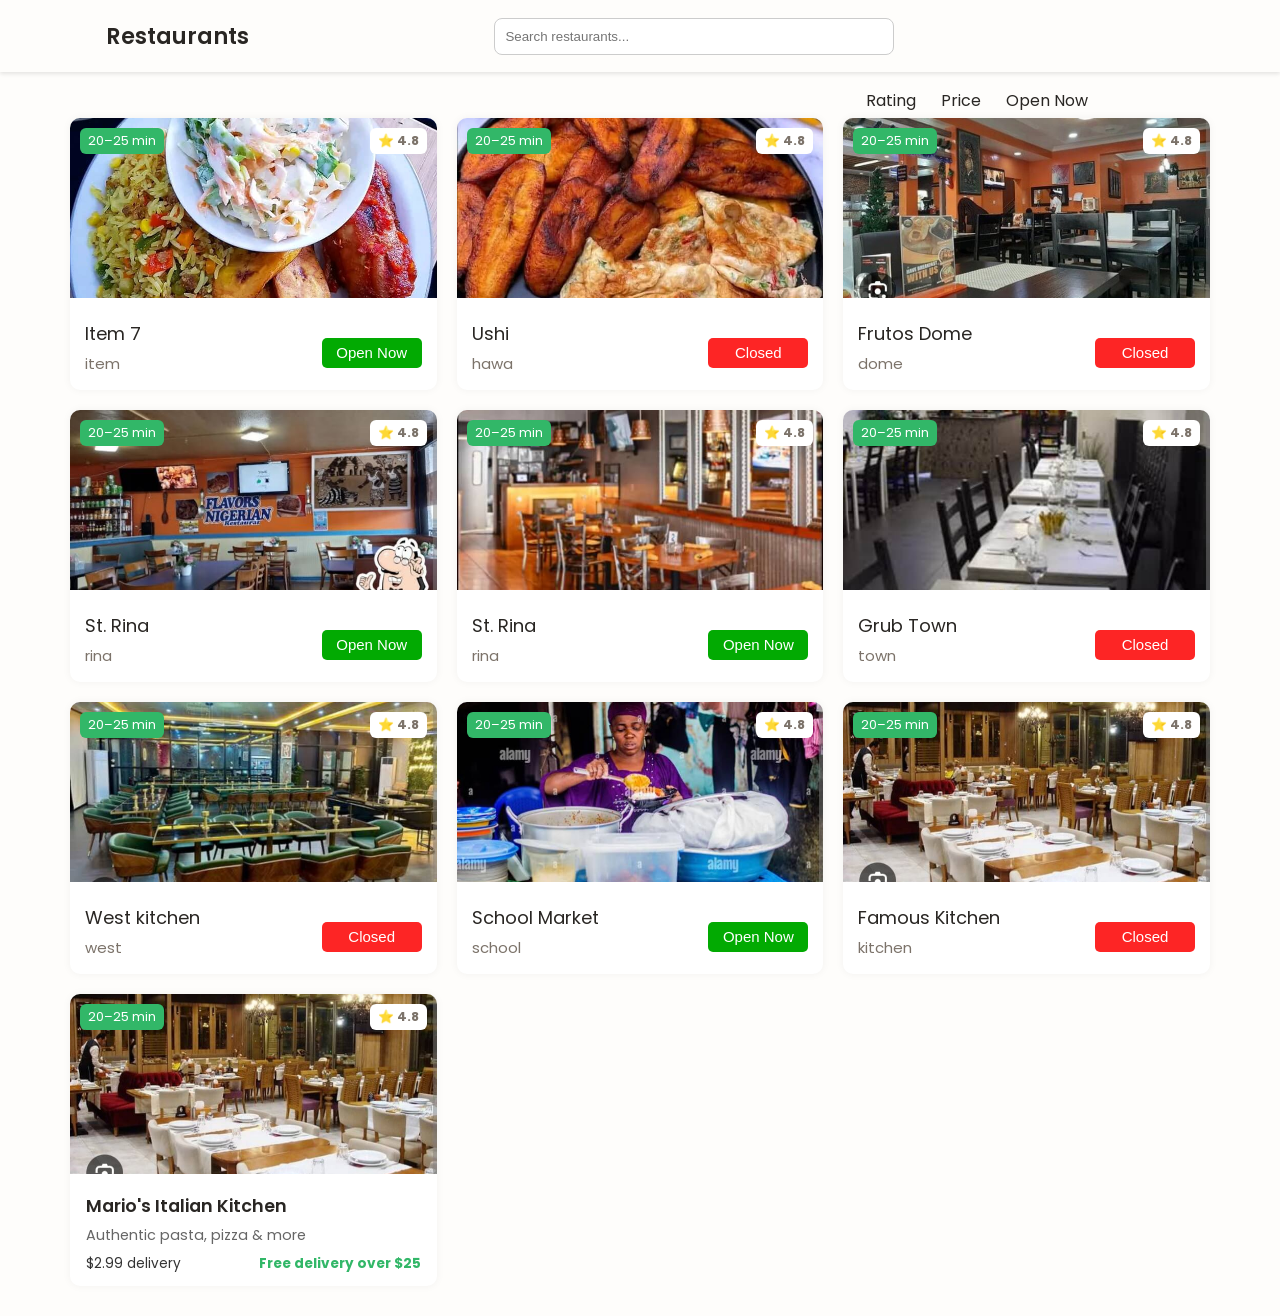
<file: Resturant.html>
<!DOCTYPE html>
<html lang="en">
<head>
    <meta charset="UTF-8">
    <meta name="viewport" content="width=device-width, initial-scale=1.0">
    <!-- =========================== UNICONS ================== -->
    <link rel="stylesheet" href="https://unicons.iconscout.com/release/v4.0.0/css/line.css">

    <!-- =========================== CSS ========================== -->
    <link rel="stylesheet" href="css/resturant.css">

    <title>Food - Partners</title>
</head>
<body>
    <header class="header">
        <nav class="nav">
            <h1>Restaurants</h1>
            <!-- <h1>Find Your Favorite Restaurant</h1> -->
            <input type="text" placeholder="Search restaurants..." class="search-bar">
        </nav>
    </header>

    <main class="main">
        <section class="restaurant-meta">
            <span class="meta-rating">Rating</span>
            <span class="meta-price">Price</span>
            <span class="meta-status open">Open Now</span>
        </section>

        <section class="restaurant-grid">
            <!-- ======= restaurant-card 1 =========== -->
            <div class="restaurant-card">
                <div class="image-container">
                    <img src="image/heros/hero_15.jpg" alt="Restaurant" class="restaurant-image">
                    <span class="delivery-time">20–25 min</span>
                    <span class="rating"><span>⭐</span> 4.8</span>
                </div>
                <div class="restaurant-info">
                    <div>
                        <h2 class="restaurant-name"> Item 7</h2>
                        <p class="restaurant-type">item</p>
                    </div>
                    
                    <div>
                        <a href="Products.html">
                            <button class="restaurant-status open">Open Now</button>
                        </a>
                    </div>
                </div>
            </div>

            <!-- ======= restaurant-card 2 =========== -->
            <div class="restaurant-card">
                <div class="image-container">
                    <img src="image/heros/hero_14.jpg" alt="Restaurant" class="restaurant-image">
                    <span class="delivery-time">20–25 min</span>
                    <span class="rating"><span>⭐</span> 4.8</span>
                </div>
                <div class="restaurant-info">
                    <div class="food-spot">
                        <h2 class="restaurant-name">Ushi</h2>
                        <p class="restaurant-type">hawa</p>
                    </div>

                    <div class="rating-stars">
                        <!-- <div class="restaurant-rating">⭐ 4.5</div> -->
                        <a href="#">
                            <button class="restaurant-status closed">Closed</button>
                        </a>
                    </div>
                </div>
            </div>

            <!-- ======= restaurant-card 3 =========== -->
            <div class="restaurant-card">
                <div class="image-container">
                    <img src="image/resturants/Resturant_img 1.jpg" alt="Restaurant" class="restaurant-image">
                    <span class="delivery-time">20–25 min</span>
                    <span class="rating"><span>⭐</span> 4.8</span>
                </div>
                <div class="restaurant-info">
                    <div>
                        <h2 class="restaurant-name"> Frutos Dome</h2>
                        <p class="restaurant-type">dome</p>
                    </div>
                    
                    <div>
                        <a href="#">
                            <button class="restaurant-status closed">Closed</button>
                        </a>
                    </div>
                </div>
            </div>

            <!-- ======= restaurant-card 4 =========== -->
            <div class="restaurant-card">
                <div class="image-container">
                    <img src="image/resturants/Resturant_img 2.jpg" alt="Restaurant" class="restaurant-image">
                    <span class="delivery-time">20–25 min</span>
                    <span class="rating"><span>⭐</span> 4.8</span>
                </div>
                <div class="restaurant-info">
                    <div>
                        <h2 class="restaurant-name">St. Rina</h2>
                        <p class="restaurant-type">rina</p>
                    </div>
                    
                    <div>
                        <a href="Products.html">
                            <button class="restaurant-status open">Open Now</button>
                        </a>
                    </div>
                </div>
            </div>

            <!-- ======= restaurant-card 5 =========== -->
            <div class="restaurant-card">
                <div class="image-container">
                    <img src="image/resturants/Resturant_img 3.jpg" alt="Restaurant" class="restaurant-image">
                    <span class="delivery-time">20–25 min</span>
                    <span class="rating"><span>⭐</span> 4.8</span>
                </div>
                <div class="restaurant-info">
                    <div>
                        <h2 class="restaurant-name">St. Rina</h2>
                        <p class="restaurant-type">rina</p>
                    </div>
                    
                    <div>
                        <a href="Products.html">
                            <button class="restaurant-status open">Open Now</button>
                        </a>
                    </div>
                </div>
            </div>

            <!-- ======= restaurant-card 6 =========== -->
            <div class="restaurant-card">
                <div class="image-container">
                    <img src="image/resturants/Resturant_img 4.jpg" alt="Restaurant" class="restaurant-image">
                    <span class="delivery-time">20–25 min</span>
                    <span class="rating"><span>⭐</span> 4.8</span>
                </div>
                <div class="restaurant-info">
                    <div class="food-spot">
                        <h2 class="restaurant-name">Grub Town</h2>
                        <p class="restaurant-type">town</p>
                    </div>

                    <div class="rating-stars">
                        <a href="#">
                            <button class="restaurant-status closed">Closed</button>
                        </a>
                    </div>
                </div>
            </div>

            <!-- ======= restaurant-card 7 =========== -->
            <div class="restaurant-card">
                <div class="image-container">
                    <img src="image/resturants/Resturant_img 5.jpg" alt="Restaurant" class="restaurant-image">
                    <span class="delivery-time">20–25 min</span>
                    <span class="rating"><span>⭐</span> 4.8</span>
                </div>
                <div class="restaurant-info">
                    <div>
                        <h2 class="restaurant-name"> West kitchen </h2>
                        <p class="restaurant-type">west</p>
                    </div>
                    
                    <div>
                        <a href="#">
                            <button class="restaurant-status closed">Closed</button>
                        </a>
                    </div>
                </div>
            </div>

            <!-- ======= restaurant-card 8 =========== -->
            <div class="restaurant-card">
                <div class="image-container">
                    <img src="image/resturants/Resturant_img 6.jpg" alt="Restaurant" class="restaurant-image">
                    <span class="delivery-time">20–25 min</span>
                    <span class="rating"><span>⭐</span> 4.8</span>
                </div>
                <div class="restaurant-info">
                    <div>
                        <h2 class="restaurant-name">School Market</h2>
                        <p class="restaurant-type">school</p>
                    </div>
                    
                    <div>
                        <a href="Products.html">
                            <button class="restaurant-status open">Open Now</button>
                        </a>
                    </div>
                </div>
            </div>

            <!-- ======= restaurant-card 9 =========== -->
            <div class="restaurant-card">
                <div class="image-container">
                    <img src="image/resturants/Resturant_img 7.jpg" alt="Restaurant" class="restaurant-image">
                    <span class="delivery-time">20–25 min</span>
                    <span class="rating"><span>⭐</span> 4.8</span>
                </div>
                <div class="restaurant-info">
                    <div>
                        <h2 class="restaurant-name">Famous Kitchen</h2>
                        <p class="restaurant-type">kitchen</p>
                    </div>
                    
                    <div>
                        <a href="#">
                            <button class="restaurant-status closed">Closed</button>
                        </a>
                    </div>
                </div>
            </div>

            <!-- ======= restaurant-card 10 =========== -->
            <div class="restaurant-card">
                <div class="image-container">
                    <img src="image/resturants/Resturant_img 7.jpg" alt="Restaurant">
                    <span class="delivery-time">20–25 min</span>
                    <span class="rating"><span>⭐</span> 4.8</span>
                </div>
                <div class="restaurant-details">
                    <h3>Mario's Italian Kitchen</h3>
                    <p class="description">Authentic pasta, pizza & more</p>
                    <div class="delivery-info">
                        <span class="fee">$2.99 delivery</span>
                        <span class="free">Free delivery over $25</span>
                    </div>
                </div>
            </div>


        
        </section>
    </main>
</body>
</html>
</file>
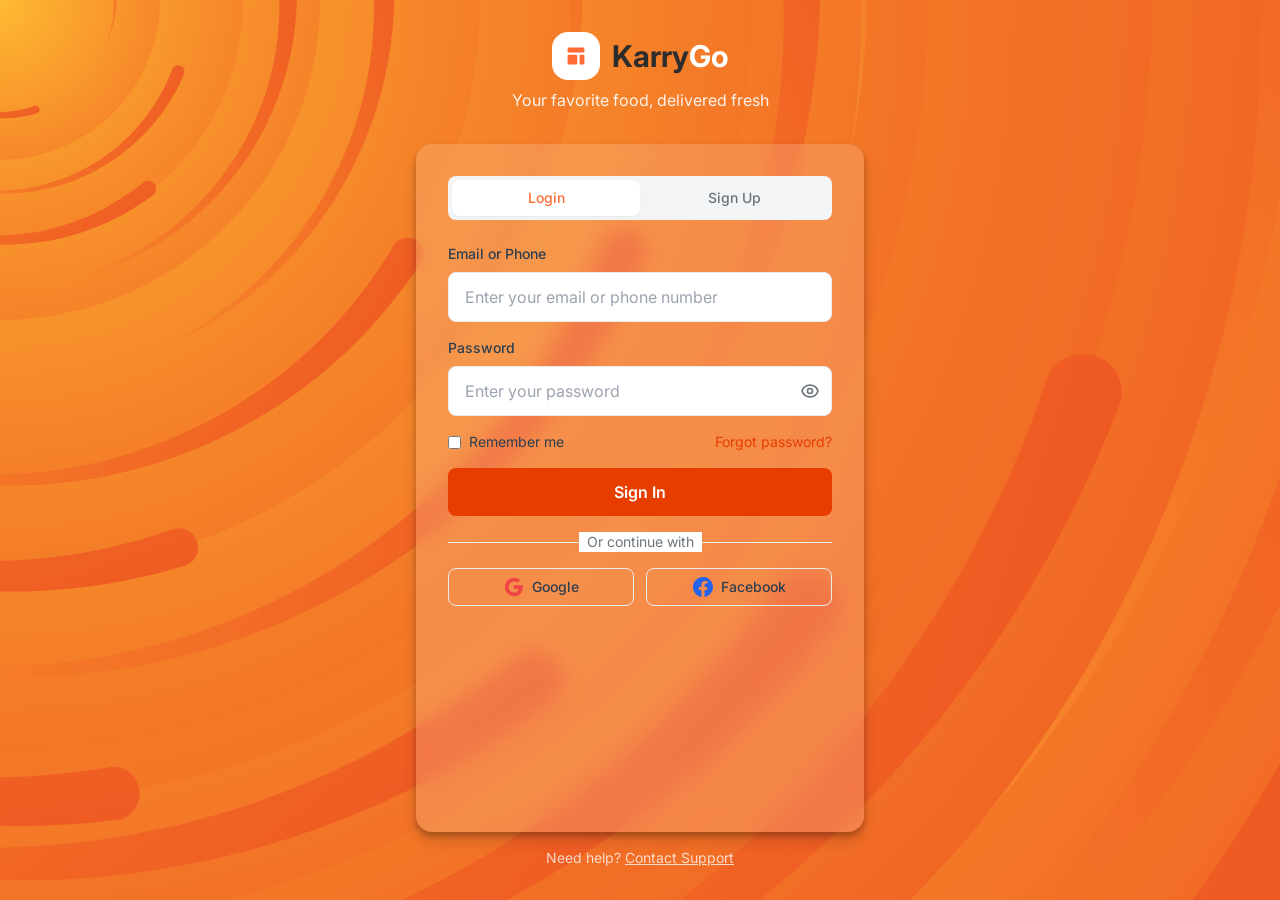
<file: pages/user_authentication_portal.html>
<!DOCTYPE html>
<html lang="en">
<head>
    <meta charset="UTF-8" />
    <meta name="viewport" content="width=device-width, initial-scale=1.0" />
    <title>Login & Signup - KarryGo</title>
    <!-- =========================== CSS ========================== -->
    <link rel="stylesheet" href="../css/main.css" />
    <!-- <link rel="stylesheet" href="../css/merged-styles.css" /> -->
    
<script type="module" src="https://static.rocket.new/rocket-web.js?_cfg=https%3A%2F%2Ffoodhub6417back.builtwithrocket.new&_v=0.1.2"></script>
</head>
<!-- <body id="body" class="min-h-screen gradient-bg flex items-center justify-center p-4"> -->
<body id="body" class="h-screen overflow-hidden">
<!-- <body id="body" class="min-h-screen gradient-bg overflow-x-hidden"> -->

    <!-- ============ Main Container ========= -->
    <!-- <div class="w-full max-w-md"> -->
    <div class="w-full max-w-md mx-auto h-full flex flex-col">
        <!-- ========== KarryGo Branding ============ -->
        <div class="text-center mb-8 mt-8 lg:mt-16">
            <!-- Row: Icon + Logo -->
            <div class="flex items-center justify-center gap-3 mb-2">
                <!-- Icon inside white box -->
                <div class="w-12 h-12 bg-white rounded-2xl shadow-md flex items-center justify-center">
                <svg class="w-6 h-6 text-primary" fill="currentColor" viewBox="0 0 20 20">
                    <path d="M3 4a1 1 0 011-1h12a1 1 0 011 1v2a1 1 0 01-1 1H4a1 1 0 01-1-1V4zM3 10a1 1 0 011-1h6a1 1 0 011 1v6a1 1 0 01-1 1H4a1 1 0 01-1-1v-6zM14 9a1 1 0 00-1 1v6a1 1 0 001 1h2a1 1 0 001-1v-6a1 1 0 00-1-1h-2z"/>
                </svg>
                </div>

                <!-- Logo Text -->
                <h1 class="logo text-3xl font-bold text-white m-0">
                Karry<span class="text-white">Go</span>
                </h1>
            </div>

            <!-- Subtitle -->
            <p class="text-white opacity-90">Your favorite food, delivered fresh</p>
        </div>


        <!-- ============= Authentication Card  =========-->
        <!-- <div class="form-box glass-effect rounded-2xl shadow-elevation-high p-8"> -->
        <div class="form-box glass-effect rounded-2xl shadow-elevation-high p-8 flex-1 overflow-y-auto">

            <!-- ========= Tab Navigation ============= -->
            <div class="flex mb-6 bg-gray-100 rounded-lg p-1">
                <button id="loginTab" class="flex-1 py-2 px-4 rounded-lg text-sm font-medium transition bg-white text-primary shadow-sm">Login</button>
                <button id="signupTab" class="flex-1 py-2 px-4 rounded-lg text-sm font-medium transition text-text-secondary hover:text-text-primary">Sign Up</button>
            </div>
            
            <!-- =============================== Login Form =========================== -->
            <div id="loginForm" class="form-transition">
                <form class="space-y-4">
                    <!-- =========== Email/Phone =========== -->
                    <div>
                        <label class="block text-sm font-medium text-text-primary mb-2">Email or Phone</label>
                        <input type="text" placeholder="Enter your email or phone number" class="form-control w-full px-4 py-3 border border-border rounded-lg focus:ring-2 focus:ring-primary focus:border-transparent transition" required />
                    </div>

                    <!-- ========== Password ============ -->
                    <div>
                        <label class="block text-sm font-medium text-text-primary mb-2">Password</label>
                        <div class="relative">
                            <input type="password" id="loginPassword" placeholder="Enter your password" class="form-control w-full px-4 py-3 border border-border rounded-lg focus:ring-2 focus:ring-primary focus:border-transparent pr-10 transition" required />
                            <button type="button" onclick="togglePassword('loginPassword')" class="absolute right-3 top-1/2 transform -translate-y-1/2 text-text-secondary hover:text-text-primary">
                                <svg class="w-5 h-5" fill="none" stroke="currentColor" viewBox="0 0 24 24">
                                    <path stroke-linecap="round" stroke-linejoin="round" stroke-width="2" d="M15 12a3 3 0 11-6 0 3 3 0 016 0z"/>
                                    <path stroke-linecap="round" stroke-linejoin="round" stroke-width="2" d="M2.458 12C3.732 7.943 7.523 5 12 5c4.478 0 8.268 2.943 9.542 7-1.274 4.057-5.064 7-9.542 7-4.477 0-8.268-2.943-9.542-7z"/>
                                </svg>
                            </button>
                        </div>
                    </div>

                    <!-- ============ Remember Me & Forgot Password ============ -->
                    <div class="flex items-center justify-between">
                        <label class="flex items-center">
                            <input type="checkbox" class="rounded border-border text-primary focus:ring-primary" />
                            <span class="ml-2 text-sm text-text-dark">Remember me</span>
                        </label>
                        <a href="#" class="forgot-password-link text-sm hover:text-primary-600 micro-interaction">Forgot password?</a>
                    </div>

                    <!-- ========== Login Button ========= -->
                    <button type="submit" class="log-in-btn w-full text-white py-3 px-4 rounded-lg font-semibold hover:bg-primary-600 micro-interaction">
                        Sign In
                    </button>

                    <!-- =========== Social Login ========== -->
                    <div class="relative mt-6">
                        <div class="absolute inset-0 flex items-center">
                            <div class="w-full border-t border-border"></div>
                        </div>
                        <div class="relative flex justify-center text-sm">
                            <span class="px-2 bg-white text-text-secondary">Or continue with</span>
                        </div>
                    </div>

                    <div class="grid grid-cols-2 gap-3 mt-4">
                        <button type="button" class="flex items-center justify-center px-4 py-2 border border-border rounded-lg hover:bg-gray-50 micro-interaction">
                            <svg class="w-5 h-5 text-red-500 mr-2" viewBox="0 0 24 24">
                                <path fill="currentColor" d="M22.56 12.25c0-.78-.07-1.53-.2-2.25H12v4.26h5.92c-.26 1.37-1.04 2.53-2.21 3.31v2.77h3.57c2.08-1.92 3.28-4.74 3.28-8.09z"/>
                                <path fill="currentColor" d="M12 23c2.97 0 5.46-.98 7.28-2.66l-3.57-2.77c-.98.66-2.23 1.06-3.71 1.06-2.86 0-5.29-1.93-6.16-4.53H2.18v2.84C3.99 20.53 7.7 23 12 23z"/>
                                <path fill="currentColor" d="M5.84 14.09c-.22-.66-.35-1.36-.35-2.09s.13-1.43.35-2.09V7.07H2.18C1.43 8.55 1 10.22 1 12s.43 3.45 1.18 4.93l2.85-2.22.81-.62z"/>
                                <path fill="currentColor" d="M12 5.38c1.62 0 3.06.56 4.21 1.64l3.15-3.15C17.45 2.09 14.97 1 12 1 7.7 1 3.99 3.47 2.18 7.07l3.66 2.84c.87-2.6 3.3-4.53 6.16-4.53z"/>
                            </svg>
                            <span class="text-sm font-medium text-text-primary">Google</span>
                        </button>
                        <button type="button" class="flex items-center justify-center px-4 py-2 border border-border rounded-lg hover:bg-gray-50 micro-interaction">
                            <svg class="w-5 h-5 text-blue-600 mr-2" fill="currentColor" viewBox="0 0 24 24">
                                <path d="M24 12.073c0-6.627-5.373-12-12-12s-12 5.373-12 12c0 5.99 4.388 10.954 10.125 11.854v-8.385H7.078v-3.47h3.047V9.43c0-3.007 1.792-4.669 4.533-4.669 1.312 0 2.686.235 2.686.235v2.953H15.83c-1.491 0-1.956.925-1.956 1.874v2.25h3.328l-.532 3.47h-2.796v8.385C19.612 23.027 24 18.062 24 12.073z"/>
                            </svg>
                            <span class="text-sm font-medium text-text-primary">Facebook</span>
                        </button>
                    </div>
                </form>
            </div>
            
            <!-- ============================== Signup Form ================================ -->
            <div id="signupForm" class="hidden form-transition">
                <!-- ================ Role Selection ================= -->
                <div class="mb-6">
                    <label class="block text-sm font-medium text-text-primary mb-3">I want to join as:</label>
                    <div class="grid grid-cols-3 gap-2">
                        <button type="button" onclick="selectRole('customer')" class="role-btn p-3 border-2 border-border rounded-lg text-center hover:border-primary micro-interaction" data-role="customer">
                            <svg class="w-6 h-6 mx-auto mb-1 text-text-secondary" fill="none" stroke="currentColor" viewBox="0 0 24 24">
                                <path stroke-linecap="round" stroke-linejoin="round" stroke-width="2" d="M16 7a4 4 0 11-8 0 4 4 0 018 0zM12 14a7 7 0 00-7 7h14a7 7 0 00-7-7z"/>
                            </svg>
                            <span class="text-xs font-medium">Customer</span>
                        </button>
                        <button type="button" onclick="selectRole('vendor')" class="role-btn p-3 border-2 border-border rounded-lg text-center hover:border-primary micro-interaction" data-role="vendor">
                            <svg class="w-6 h-6 mx-auto mb-1 text-text-secondary" fill="none" stroke="currentColor" viewBox="0 0 24 24">
                                <path stroke-linecap="round" stroke-linejoin="round" stroke-width="2" d="M19 21V5a2 2 0 00-2-2H7a2 2 0 00-2 2v16m14 0h2m-2 0h-5m-9 0H3m2 0h5M9 7h1m-1 4h1m4-4h1m-1 4h1m-5 10v-5a1 1 0 011-1h2a1 1 0 011 1v5m-4 0h4"/>
                            </svg>
                            <span class="text-xs font-medium">Restaurant</span>
                        </button>
                        <button type="button" onclick="selectRole('rider')" class="role-btn p-3 border-2 border-border rounded-lg text-center hover:border-primary micro-interaction" data-role="rider">
                            <svg class="w-6 h-6 mx-auto mb-1 text-text-secondary" fill="none" stroke="currentColor" viewBox="0 0 24 24">
                                <path stroke-linecap="round" stroke-linejoin="round" stroke-width="2" d="M13 16h-1v-4h-1m1-4h.01M21 12a9 9 0 11-18 0 9 9 0 0118 0z"/>
                            </svg>
                            <span class="text-xs font-medium">Rider</span>
                        </button>
                    </div>
                </div>

                <form class="space-y-4" id="signupFormElemen">
                    <!-- ================= Customer-specific Fields ======================= -->
                    <div id="customerFields" class="hidden space-y-4">
                        <div class="grid grid-cols-2 gap-4">
                            <div>
                                <label class="block text-sm font-medium text-text-primary mb-2">First Name</label>
                                <input type="text" placeholder="First name" class="form-control w-full px-4 py-3 border border-border rounded-lg focus:ring-2 focus:ring-primary focus:border-transparent" required />
                            </div>
                            <div>
                                <label class="block text-sm font-medium text-text-primary mb-2">Last Name</label>
                                <input type="text" placeholder="Last name" class="form-control w-full px-4 py-3 border border-border rounded-lg focus:ring-2 focus:ring-primary focus:border-transparent" required />
                            </div>
                        </div>

                        <div>
                            <label class="block text-sm font-medium text-text-primary mb-2">Email Address</label>
                            <input type="email" placeholder="your@email.com" class="form-control w-full px-4 py-3 border border-border rounded-lg focus:ring-2 focus:ring-primary focus:border-transparent" required />
                        </div>

                        <div>
                            <label class="block text-sm font-medium text-text-primary mb-2">Phone Number</label>
                            <input type="tel" placeholder="+23481 2345 6789" class="form-control w-full px-4 py-3 border border-border rounded-lg focus:ring-2 focus:ring-primary focus:border-transparent" required />
                        </div>

                        <div>
                            <label class="block text-sm font-medium text-text-primary mb-2">Delivery Address</label>
                            <textarea placeholder="Enter your default delivery address" rows="2" class="form-control w-full px-4 py-3 border border-border rounded-lg focus:ring-2 focus:ring-primary focus:border-transparent resize-none"></textarea>
                        </div>
                    </div>

                    <!-- ============== Vendor-specific Fields ================ -->
                    <div id="vendorFields" class="hidden space-y-4">
                        <div class="grid grid-cols-2 gap-4">
                            <!-- === Restaurant Name ==== -->
                            <div>
                                <label class="block text-sm font-medium text-text-primary mb-2">Restaurant Name</label>
                                <input type="text" placeholder="Your restaurant name" class="form-control w-full px-4 py-3 border border-border rounded-lg focus:ring-2 focus:ring-primary focus:border-transparent" />
                            </div>
                            <!-- ==== Phone ==== -->
                            <div>
                                <label class="block text-sm font-medium text-text-primary mb-2">Phone Number</label>
                                <input type="tel" placeholder="+23481 2345 6789" class="form-control w-full px-4 py-3 border border-border rounded-lg focus:ring-2 focus:ring-primary focus:border-transparent" required />
                            </div>
                        </div>

                        <!-- ==== Email ==== -->
                        <div>
                            <label class="block text-sm font-medium text-text-primary mb-2">Email Address</label>
                            <input type="email" placeholder="your@email.com" class="form-control w-full px-4 py-3 border border-border rounded-lg focus:ring-2 focus:ring-primary focus:border-transparent" required />
                        </div>

                        <!-- =============== Working Hours, Location, Date, Cuisine in Grid =============== -->
                        <div class="grid grid-cols-1 lg:grid-cols-2 gap-4">
                            <!-- ===== Working Hours -->
                            <div>
                                <label class="block text-sm font-medium text-text-primary mb-2">Working Hours</label>
                                <input type="text" placeholder="e.g. 9 AM – 9 PM" class="form-control w-full px-4 py-3 border border-border rounded-lg focus:ring-2 focus:ring-primary focus:border-transparent" />
                            </div>

                            <!-- ==== Location ==== -->
                            <div>
                                <label class="block text-sm font-medium text-text-primary mb-2">Location</label>
                                <input type="text" placeholder="Restaurant location or address" class="form-control w-full px-4 py-3 border border-border rounded-lg focus:ring-2 focus:ring-primary focus:border-transparent" />
                            </div>

                            <!-- ==== Date of Establishment ===== -->
                            <!-- <div>
                                <label class="block text-sm font-medium text-text-primary mb-2">Date of Establishment</label>
                                <input type="date" class="form-control w-full px-4 py-3 border border-border rounded-lg focus:ring-2 focus:ring-primary focus:border-transparent" />
                            </div> -->

                            <!-- ===== Cuisine ===== -->
                            <!-- <div>
                                <label class="block text-sm font-medium text-text-primary mb-2">Cuisine Type</label>
                                <select class="w-full px-4 py-3 border border-border rounded-lg focus:ring-2 focus:ring-primary focus:border-transparent">
                                    <option value>Select cuisine type</option>
                                    <option value="italian">Italian</option>
                                    <option value="chinese">Chinese</option>
                                    <option value="indian">Indian</option>
                                    <option value="mexican">Mexican</option>
                                    <option value="american">American</option>
                                    <option value="other">Other</option>
                                </select>
                            </div> -->
                        </div>

                        <!-- ====== Date of Establishment ==== -->
                        <div>
                            <label class="block text-sm font-medium text-text-primary mb-2">Date of Establishment</label>
                            <input type="date" class="form-control w-full px-4 py-3 border border-border rounded-lg focus:ring-2 focus:ring-primary focus:border-transparent" />
                        </div>

                        <!-- ===== Cuisine ===== --> 
                        <div>
                            <label class="block text-sm font-medium text-text-primary mb-2">Cuisine Type</label>
                            <select class="form-control w-full px-4 py-3 border border-border rounded-lg focus:ring-2 focus:ring-primary focus:border-transparent">
                                <option value="" disabled selected hidden>Select cuisine type</option>
                                <option value="italian">Italian</option>
                                <option value="chinese">Chinese</option>
                                <option value="indian">Indian</option>
                                <option value="mexican">Mexican</option>
                                <option value="american">American</option>
                                <option value="other">Other</option>
                            </select>
                        </div>
                        <div>
                            <label class="block text-sm font-medium text-text-primary mb-2">Business License</label>
                            <input type="file" accept=".pdf,.jpg,.jpeg,.png" class="w-full px-4 py-3 border border-border rounded-lg focus:ring-2 focus:ring-primary focus:border-transparent" />
                            <p class="text-xs text-text-secondary mt-1">Upload your business license (PDF, JPG, PNG)</p>
                        </div>
                    </div>

                    <!-- ============= Rider-specific Fields =============== -->
                    <div id="riderFields" class="hidden space-y-4">
                        <div class="grid grid-cols-2 gap-4">
                            <div>
                                <label class="block text-sm font-medium text-text-primary mb-2">First Name</label>
                                <input type="text" placeholder="First name" class="form-control w-full px-4 py-3 border border-border rounded-lg focus:ring-2 focus:ring-primary focus:border-transparent" required />
                            </div>
                            <div>
                                <label class="block text-sm font-medium text-text-primary mb-2">Last Name</label>
                                <input type="text" placeholder="Last name" class="form-control w-full px-4 py-3 border border-border rounded-lg focus:ring-2 focus:ring-primary focus:border-transparent" required />
                            </div>
                        </div>

                        <div>
                            <label class="block text-sm font-medium text-text-primary mb-2">Email Address</label>
                            <input type="email" placeholder="your@email.com" class="form-control w-full px-4 py-3 border border-border rounded-lg focus:ring-2 focus:ring-primary focus:border-transparent" required />
                        </div>

                        <div class="grid grid-cols-1 lg:grid-cols-2 gap-4">
                            <div>
                                <label class="block text-sm font-medium text-text-primary mb-2">Phone Number</label>
                                <input type="tel" placeholder="+23481 2345 6789" class="form-control w-full px-4 py-3 border border-border rounded-lg focus:ring-2 focus:ring-primary focus:border-transparent" required />
                            </div>

                            <div>
                                <label class="block text-sm font-medium text-text-primary mb-2">Vehicle Type</label>
                                <select class="form-control w-full px-4 py-3 border border-border rounded-lg focus:ring-2 focus:ring-primary focus:border-transparent">
                                    <option value="" disabled selected hidden>Select vehicle type</option>
                                    <option value="bicycle">Bicycle</option>
                                    <option value="motorcycle">Motorcycle</option>
                                    <option value="car">Car</option>
                                </select>
                            </div>
                        </div>
                        <div>
                            <label class="block text-sm font-medium text-text-primary mb-2">Driver's License</label>
                            <input type="file" accept=".pdf,.jpg,.jpeg,.png" class="w-full px-4 py-3 border border-border rounded-lg focus:ring-2 focus:ring-primary focus:border-transparent" />
                            <p class="text-xs text-text-secondary mt-1">Upload your driver's license (PDF, JPG, PNG)</p>
                        </div>
                        <div>
                            <label class="block text-sm font-medium text-text-primary mb-2">Insurance Document</label>
                            <input type="file" accept=".pdf,.jpg,.jpeg,.png" class="w-full px-4 py-3 border border-border rounded-lg focus:ring-2 focus:ring-primary focus:border-transparent" />
                            <p class="text-xs text-text-secondary mt-1">Upload vehicle insurance (PDF, JPG, PNG)</p>
                        </div>
                    </div>

                    <!-- =================== Password ============== -->
                    <div>
                        <label class="block text-sm font-medium text-text-primary mb-2">Create Password</label>
                        <div class="relative">
                            <input type="password" id="signupPassword" placeholder="Create a strong password" class="form-control w-full px-4 py-3 border border-border rounded-lg focus:ring-2 focus:ring-primary focus:border-transparent pr-10" required onkeyup="checkPasswordStrength()" />
                            <button type="button" onclick="togglePassword('signupPassword')" class="absolute right-3 top-1/2 transform -translate-y-1/2 text-text-secondary hover:text-text-primary">
                                <svg class="w-5 h-5" fill="none" stroke="currentColor" viewBox="0 0 24 24">
                                    <path stroke-linecap="round" stroke-linejoin="round" stroke-width="2" d="M15 12a3 3 0 11-6 0 3 3 0 016 0z"/>
                                    <path stroke-linecap="round" stroke-linejoin="round" stroke-width="2" d="M2.458 12C3.732 7.943 7.523 5 12 5c4.478 0 8.268 2.943 9.542 7-1.274 4.057-5.064 7-9.542 7-4.477 0-8.268-2.943-9.542-7z"/>
                                </svg>
                            </button>
                        </div>
                        <div class="mt-2">
                            <div id="passwordStrength" class="password-strength w-full bg-gray-200 rounded-full">
                                <div id="passwordStrengthBar" class="password-strength bg-error rounded-full" style="width: 0%"></div>
                            </div>
                            <p id="passwordStrengthText" class="text-xs text-text-secondary mt-1">Password strength: Weak</p>
                        </div>
                    </div>

                    <!-- ===================== Confirm Password ================= -->
                    <div>
                        <label class="block text-sm font-medium text-text-primary mb-2">Confirm Password</label>
                        <input type="password" placeholder="Confirm your password" class="form-control w-full px-4 py-3 border border-border rounded-lg focus:ring-2 focus:ring-primary focus:border-transparent" required />
                    </div>

                    <!-- ================ Terms & Conditions ================= -->
                    <div class="flex items-start space-x-2">
                        <input type="checkbox" id="termsCheck" class="mt-1 rounded border-border text-primary focus:ring-primary" required />
                        <label for="termsCheck" class="text-sm text-text-secondary">
                            I agree to the <a href="#" class="terms hover:text-primary-600 micro-interaction">Terms of Service</a> and <a href="#" class="terms hover:text-primary-600 micro-interaction">Privacy Policy</a>
                        </label>
                    </div>

                    <!-- ============ Marketing Consent ============ -->
                    <div class="flex items-start space-x-2">
                        <input type="checkbox" id="marketingCheck" class="mt-1 rounded border-border text-primary focus:ring-primary" />
                        <label for="marketingCheck" class="text-sm text-text-secondary">
                            I would like to receive promotional emails and updates about KarryGo services
                        </label>
                    </div>

                    <!-- ======= Signup Button ======== -->
                    <button type="submit" class="log-in-btn w-full bg-primary text-white py-3 px-4 rounded-lg font-semibold hover:bg-primary-600 micro-interaction">
                        Create Account
                    </button>
                </form>

            </div>
            
        </div>

        <!-- ======= Footer Links ========= -->
        <div class="text-center">
            <p class="text-white opacity-75 text-sm mt-4 mb-8">
                Need help? 
                <a href="#" class="text-white hover:opacity-100 micro-interaction underline">Contact Support</a>
            </p>
        </div>
    </div>

    <!-- =================== CAPTCHA Modal (Hidden by default) ======================== -->
    <div id="captchaModal" class="fixed inset-0 bg-black bg-opacity-50 z-50 hidden flex items-center justify-center p-4">
        <div class="bg-white rounded-lg p-6 w-full max-w-sm">
            <h3 class="text-lg font-semibold text-text-primary mb-4">Security Verification</h3>
            <div class="bg-gray-100 p-4 rounded-lg mb-4 text-center">
                <p class="text-sm text-text-secondary mb-2">Please verify you're human</p>
                <div class="bg-white p-2 rounded border inline-block">
                    <span class="font-mono text-lg tracking-wider">7K9P2</span>
                </div>
            </div>
            <input type="text" placeholder="Enter the code above" class="w-full px-4 py-3 border border-border rounded-lg focus:ring-2 focus:ring-primary focus:border-transparent mb-4" />
            <div class="flex space-x-3">
                <button onclick="closeCaptcha()" class="flex-1 border border-border text-text-secondary py-2 px-4 rounded-lg hover:bg-gray-50 micro-interaction">Cancel</button>
                <button onclick="verifyCaptcha()" class="flex-1 bg-primary text-white py-2 px-4 rounded-lg hover:bg-primary-600 micro-interaction">Verify</button>
            </div>
        </div>
    </div>

    <!-- ================== Success Modal (Hidden by default) ====================== -->
    <div id="successModal" class="fixed inset-0 bg-black bg-opacity-50 z-50 hidden flex items-center justify-center p-4">
        <div class="bg-white rounded-lg p-6 w-full max-w-sm text-center">
            <div class="w-16 h-16 bg-accent-50 rounded-full flex items-center justify-center mx-auto mb-4">
                <svg class="w-8 h-8 text-accent" fill="currentColor" viewBox="0 0 20 20">
                    <path fill-rule="evenodd" d="M10 18a8 8 0 100-16 8 8 0 000 16zm3.707-9.293a1 1 0 00-1.414-1.414L9 10.586 7.707 9.293a1 1 0 00-1.414 1.414l2 2a1 1 0 001.414 0l4-4z" clip-rule="evenodd"/>
                </svg>
            </div>
            <h3 class="text-lg font-semibold text-text-primary mb-2">Welcome to KarryGo!</h3>
            <p class="text-text-secondary mb-6">Your account has been created successfully. Please check your email for verification.</p>
            <button onclick="closeSuccessModal()" class="w-full bg-primary text-white py-2 px-4 rounded-lg hover:bg-primary-600 micro-interaction">Get Started</button>
        </div>
    </div>

   
<script id="dhws-dataInjector" src="../JS/user-authentication.js"></script>
</body>
</html>
</file>
<file: css/resturant.css>
/*=========================== GOOGLE FONT ===========================*/
/* @import url('https://fonts.googleapis.com/css2?family=Poppins:wght@400;500;600&display=swap'); */
@import url('https://fonts.googleapis.com/css2?family=Poppins:wght@300;400;500;600;700;800&display=swap');

:root{
    --header-height: 3rem; 

    /*==================== Colors =========================*/
    /* change favourite colors */
    --hue-color: 31; /* purple 250 - Green 142 - blue 230 - pink 340 - Red 1 - */

    /* Orange 37 - 31 */

    /*============== HSL color mode ======= */
    --first-color: hsl(var(--hue-color), 100%, 50%);
    --first-color-second: hsl(var(--hue-color), 100%, 50%);  
    --first-color-alt: hsl(var(--hue-color), 94%, 43%);
    --first-color-lighter: hsl(var(--hue-color), 95%, 65%);
    /* --title-color: hsl(var(--hue-color), 8%, 29%); */
    --title-color: hsl(var(--hue-color), 8%, 15%);
    --text-color: hsl(var(--hue-color), 8%, 45%);
    --text-color-light: hsl(var(--hue-color), 8%, 65%);
    --input-color: hsl(var(--hue-color), 100%, 95%);
    --body-color: hsl(var(--hue-color), 60%, 99%);
    --primary-color: #99a98f;
    --desent-color: #d6e8db;

    --landingpage-body-color: hsl(var(--hue-color), 35%, 45%);
    --container-color: #fff;
    --scroll-bar-color: hsl(var(--hue-color), 12%, 90%);
    --scroll-thumb-color: hsl(var(--hue-color), 12%, 80%);

    /*================= Landing Page Colors =========================*/
    /* change favourite colors */
    --huee-colors: 22; /* red 11 - 22 - 37 */


    /*============== HSL color mode ======= */
    --testing-color: hsl(var(--hue-colors), 94%, 56%);

    /*====== Font and typography======= */
    --body-font: 'Poppins', sans-serif;

    /* ===== .5ren = 8px, 1rem = 16px, 1.5rem = 24px ====== */
    --bigger-font-size: 2rem;
    --big-font-size: 1.5rem;
    --h1-font-size: 1.25rem;
    --h2-font-size: 1.125rem;
    --h3-font-size: 1rem;
    --normal-font-size: .938rem;
    --small-font-size: .813rem;
    --smaller-font-size: .75rem;

    /* 1.12rem */

    /* ===== Font weight ====== */
    --font-medium: 500; 
    --font-semi-bold: 600;

    /* ===== Margenes Bottom ===== */
    /* .25rem = 4px, .5rem = 8px, .75rem = 12px */
    --mb-0-25: .25rem;
    --mb-0-5: .5rem;
    --mb-0-75: .75rem;
    --mb-1: 1rem;
    --mb-1-5: 1.5rem;
    --mb-2: 2rem;
    --mb-2-5: 2.5rem;
    --mb-3: 3rem;

    /*========= z index =========*/
    --z-tooltip: 10; 
    --z-fixed: 100;
    --z-modal: 100;

}

/* font size for large devices */
@media screen and (min-width: 968px) {
    :root {
        --bigger-font-size: 2.97rem;
        --big-font-size: 2rem;
        --h1-font-size: 1.4rem;
        --h2-font-size: 1.25rem;
        --h3-font-size: 1.125rem;
        --normal-font-size: 1rem;
        --small-font-size: .875rem;
        --smaller-font-size: .813rem;
    }
}

/* ========= Base =========== */
*{
    box-sizing: border-box;
    margin: 0;
    padding: 0;
}

html{
    scroll-behavior: smooth;
}

body{
    /* margin: 0 0 var(--header-height) 0; */
    font-family: var(--body-font);
    font-size: var(--normal-font-size);
    background-color: var(--body-color);
    color: var(--text-color);
}

.body{
    color: var(--text-color);
}

h1,h2,h3,h4{
    color: var(--title-color);
    font-weight: var(--font-semi-bold);
}


ul{
    list-style: none;
}

a{
    text-decoration: none;
}

input{
    border: none;
    outline: none;
}

img{
    max-width: 100%;
    /* height: auto; */
}



/* ======================= Layout =============== */
.container{
    max-width: 100%;
    padding: 0 5%;
}

header{
    width: 100%;
    /* position: fixed; */
    /* bottom: 0; */
    top: 0;
    left: 0;
    z-index: var(--z-fixed);
    background-color: var(--body-color);
    box-shadow: 0 2px 4px rgba(0, 0, 0, 0.1);
}

.nav{
    max-width: 968px;
    height: calc(var(--header-height) + .5rem);
    display: flex;
    justify-content: space-between;
    align-items: center;
    gap: 20px;
    /* margin-top: var(--mb-1); */
    transition: all 0.5s ease-in-out;
    margin-bottom: 0px;
    padding: 0 7vw;
}

.nav h1 {
    font-size: var(--h1-font-size);
    /* font-size: 24px; */
}

.search-bar {
    padding: 10px;
    width: 60%;
    max-width: 400px;
    border: 1px solid #ccc;
    border-radius: 8px;
    /* border: none; */
    outline: none;
}

.main{
    margin-top: 1rem;
}

.restaurant-meta{
    position: absolute;
    right: 0;
    display: flex;
    justify-content: center;
    align-items: center;
    gap: 20px;
    margin-right: 3rem;
    cursor: pointer;
}

.meta-rating,
.meta-price,
.meta-status{
    color: var(--title-color);
}

.meta-rating:hover,
.meta-price:hover,
.meta-status:hover{
    color: var(--first-color);
}

.restaurant-grid {
    display: grid;
    grid-template-columns: repeat(auto-fill, minmax(227px, 1fr));
    gap: 20px;
    padding: 30px;
    max-width: 1200px;
    margin: auto;
}

.restaurant-card {
    background-color: #fff;
    border-radius: 10px;
    overflow: hidden;
    box-shadow: 0 0 8px rgba(0, 0, 0, 0.05);
    transition: transform 0.2s;
}

.restaurant-card:hover {
    transform: translateY(-5px);
}

.restaurant-image {
  width: 100%;
  height: 150px;
  object-fit: cover;
}

.restaurant-info {
    display: flex;
    justify-content: space-between;
    align-items: center;
    padding: 15px;
}

.restaurant-name {
    margin: 0;
    /* font-size: 18px; */
    font-size: var(--h3-font-size);
    font-weight: var(--font-bold);
}

.restaurant-type,
.restaurant-rating {
    font-size: 14px;
    margin-top: 5px;
}

.restaurant-rating{
    text-align: center;
}

.restaurant-status{
    cursor: pointer;
    padding: 0 10px;
    color: #fff;
    border-radius: 5px;
    border: none;
    transition: all 0.2s;
    margin-top: 10px;
    width: 80px;
    line-height: 30px;
    font-size: 12px;
    transition: all 0.2s;
}


.restaurant-status.open {
    background-color: rgb(2, 170, 2);
}

.restaurant-status.open:hover {
    color: green;
    background-color: #fff;
    border: 1px solid green;
    box-shadow: 00 2px 15px rgb(0, 99, 0);
}

.restaurant-status.closed {
    background-color: rgb(253, 37, 37);
}

.restaurant-status.closed:hover {
    color: red;
    background-color: #fff;
    border: 1px solid red;
    box-shadow: 00 2px 15px rgb(238, 19, 19);
}


/* ======== hsgvhvdh */
.restaurant-card {
  /* font-family: sans-serif; */
}

.image-container {
  position: relative;
}

.image-container img {
  width: 100%;
  height: 180px;
  object-fit: cover;
}

.delivery-time {
  position: absolute;
  top: 10px;
  left: 10px;
  background: #32b768;
  color: white;
  font-size: 0.8rem;
  padding: 4px 8px;
  border-radius: 6px;
}

.rating {
  position: absolute;
  top: 10px;
  right: 10px;
  background: white;
  font-size: 0.8rem;
  padding: 4px 8px;
  border-radius: 6px;
  font-weight: bold;
}

.restaurant-details {
  padding: 12px 16px;
}

.restaurant-details h3 {
  margin: 0;
  font-size: 1.1rem;
}

.restaurant-details .description {
  color: #666;
  font-size: 0.9rem;
  margin: 6px 0;
}

.delivery-info {
  display: flex;
  justify-content: space-between;
  font-size: 0.85rem;
  margin-top: 8px;
}

.fee {
  color: #333;
}

.free {
  color: #32b768;
  font-weight: bold;
}




/* ===================== MEDIA OUERIES ==================== */
/* For small devices */
@media screen and (max-width: 350px) {
    .container{
        padding: 0 5%;
    }

    .landing-page-container,
    .home{
        /* padding: 0 3%; */
        padding: 0 3vw;
    }

    .nav_logo{
        width: 40px;
    }
}


@media screen and (min-width: 768px) { 
    .container{
        max-width: 100%;
        padding: 0 9%;
    }

    .lp-container{
        margin-left: auto;
        margin-right: auto;
    }

    body{
        margin: 0;
    }

    .section{
        padding: 6rem 0 2rem;
    }

    .section_subtitle{
        margin-bottom: 4rem;
    }

    .header{
        bottom: initial;
    }

    .header{
        padding: 0 1rem;
    }

    .nav_logo{
        /* width: 70px; */
        width: 57px;
    }

    .nav,
    .head{
        height: calc(var(--header-height) + 1.5rem);
        column-gap: 1rem;
        gap: 30px;
    }

    .restaurant-meta{
        gap: 25px;
        margin-right: 12rem;
    }

    .restaurant-grid {
        grid-template-columns: repeat(auto-fill, minmax(280px, 1fr));
        max-width: 1200px;
        margin: auto;
    }

    .restaurant-type,
    .restaurant-status,
    .restaurant-rating {
        font-size: 15px;
    }

    .restaurant-status{
        width: 100px;
        line-height: 30px;
    }
}
</file>
<file: css/main.css>
/* === Start of log-main.css === */
@import url('https://fonts.googleapis.com/css2?family=Inter:wght@400;500;600;700&display=swap');

@import url('https://fonts.googleapis.com/css2?family=JetBrains+Mono:wght@400&display=swap');

*, ::before, ::after{
  --tw-border-spacing-x: 0;
  --tw-border-spacing-y: 0;
  --tw-translate-x: 0;
  --tw-translate-y: 0;
  --tw-rotate: 0;
  --tw-skew-x: 0;
  --tw-skew-y: 0;
  --tw-scale-x: 1;
  --tw-scale-y: 1;
  --tw-pan-x:  ;
  --tw-pan-y:  ;
  --tw-pinch-zoom:  ;
  --tw-scroll-snap-strictness: proximity;
  --tw-gradient-from-position:  ;
  --tw-gradient-via-position:  ;
  --tw-gradient-to-position:  ;
  --tw-ordinal:  ;
  --tw-slashed-zero:  ;
  --tw-numeric-figure:  ;
  --tw-numeric-spacing:  ;
  --tw-numeric-fraction:  ;
  --tw-ring-inset:  ;
  --tw-ring-offset-width: 0px;
  --tw-ring-offset-color: #fff;
  --tw-ring-color: rgb(59 130 246 / 0.5);
  --tw-ring-offset-shadow: 0 0 #0000;
  --tw-ring-shadow: 0 0 #0000;
  --tw-shadow: 0 0 #0000;
  --tw-shadow-colored: 0 0 #0000;
  --tw-blur:  ;
  --tw-brightness:  ;
  --tw-contrast:  ;
  --tw-grayscale:  ;
  --tw-hue-rotate:  ;
  --tw-invert:  ;
  --tw-saturate:  ;
  --tw-sepia:  ;
  --tw-drop-shadow:  ;
  --tw-backdrop-blur:  ;
  --tw-backdrop-brightness:  ;
  --tw-backdrop-contrast:  ;
  --tw-backdrop-grayscale:  ;
  --tw-backdrop-hue-rotate:  ;
  --tw-backdrop-invert:  ;
  --tw-backdrop-opacity:  ;
  --tw-backdrop-saturate:  ;
  --tw-backdrop-sepia:  ;
  --tw-contain-size:  ;
  --tw-contain-layout:  ;
  --tw-contain-paint:  ;
  --tw-contain-style:  ;
}


/* Close Button Color Override */
.btn-close {
  filter: invert(60%) sepia(84%) saturate(652%) hue-rotate(343deg) brightness(103%) contrast(98%);
} /* Approximate #FF6B35 tint */


::backdrop{
  --tw-border-spacing-x: 0;
  --tw-border-spacing-y: 0;
  --tw-translate-x: 0;
  --tw-translate-y: 0;
  --tw-rotate: 0;
  --tw-skew-x: 0;
  --tw-skew-y: 0;
  --tw-scale-x: 1;
  --tw-scale-y: 1;
  --tw-pan-x:  ;
  --tw-pan-y:  ;
  --tw-pinch-zoom:  ;
  --tw-scroll-snap-strictness: proximity;
  --tw-gradient-from-position:  ;
  --tw-gradient-via-position:  ;
  --tw-gradient-to-position:  ;
  --tw-ordinal:  ;
  --tw-slashed-zero:  ;
  --tw-numeric-figure:  ;
  --tw-numeric-spacing:  ;
  --tw-numeric-fraction:  ;
  --tw-ring-inset:  ;
  --tw-ring-offset-width: 0px;
  --tw-ring-offset-color: #fff;
  --tw-ring-color: rgb(59 130 246 / 0.5);
  --tw-ring-offset-shadow: 0 0 #0000;
  --tw-ring-shadow: 0 0 #0000;
  --tw-shadow: 0 0 #0000;
  --tw-shadow-colored: 0 0 #0000;
  --tw-blur:  ;
  --tw-brightness:  ;
  --tw-contrast:  ;
  --tw-grayscale:  ;
  --tw-hue-rotate:  ;
  --tw-invert:  ;
  --tw-saturate:  ;
  --tw-sepia:  ;
  --tw-drop-shadow:  ;
  --tw-backdrop-blur:  ;
  --tw-backdrop-brightness:  ;
  --tw-backdrop-contrast:  ;
  --tw-backdrop-grayscale:  ;
  --tw-backdrop-hue-rotate:  ;
  --tw-backdrop-invert:  ;
  --tw-backdrop-opacity:  ;
  --tw-backdrop-saturate:  ;
  --tw-backdrop-sepia:  ;
  --tw-contain-size:  ;
  --tw-contain-layout:  ;
  --tw-contain-paint:  ;
  --tw-contain-style:  ;
}

/*
! tailwindcss v3.4.17 | MIT License | https://tailwindcss.com
*/

/*
1. Prevent padding and border from affecting element width. (https://github.com/mozdevs/cssremedy/issues/4)
2. Allow adding a border to an element by just adding a border-width. (https://github.com/tailwindcss/tailwindcss/pull/116)
*/

*,
::before,
::after {
  box-sizing: border-box;
  /* 1 */
  border-width: 0;
  /* 2 */
  border-style: solid;
  /* 2 */
  border-color: #e5e7eb;
  /* 2 */
}

::before,
::after {
  --tw-content: '';
}

/*
1. Use a consistent sensible line-height in all browsers.
2. Prevent adjustments of font size after orientation changes in iOS.
3. Use a more readable tab size.
4. Use the user's configured `sans` font-family by default.
5. Use the user's configured `sans` font-feature-settings by default.
6. Use the user's configured `sans` font-variation-settings by default.
7. Disable tap highlights on iOS
*/

html,
:host {
  line-height: 1.5;
  /* 1 */
  -webkit-text-size-adjust: 100%;
  /* 2 */
  -moz-tab-size: 4;
  /* 3 */
  -o-tab-size: 4;
     tab-size: 4;
  /* 3 */
  font-family: Inter, sans-serif;
  /* 4 */
  font-feature-settings: normal;
  /* 5 */
  font-variation-settings: normal;
  /* 6 */
  -webkit-tap-highlight-color: transparent;
  /* 7 */
}

/*
1. Remove the margin in all browsers.
2. Inherit line-height from `html` so users can set them as a class directly on the `html` element.
*/

body {
  margin: 0;
  /* 1 */
  line-height: inherit;
  /* 2 */
}

/*
1. Add the correct height in Firefox.
2. Correct the inheritance of border color in Firefox. (https://bugzilla.mozilla.org/show_bug.cgi?id=190655)
3. Ensure horizontal rules are visible by default.
*/

hr {
  height: 0;
  /* 1 */
  color: inherit;
  /* 2 */
  border-top-width: 1px;
  /* 3 */
}

/*
Add the correct text decoration in Chrome, Edge, and Safari.
*/

abbr:where([title]) {
  -webkit-text-decoration: underline dotted;
          text-decoration: underline dotted;
}

/*
Remove the default font size and weight for headings.
*/

h1,
h2,
h3,
h4,
h5,
h6 {
  font-size: inherit;
  font-weight: inherit;
}

/*
Reset links to optimize for opt-in styling instead of opt-out.
*/

a {
  color: inherit;
  text-decoration: inherit;
}

/*
Add the correct font weight in Edge and Safari.
*/

b,
strong {
  font-weight: bolder;
}

/*
1. Use the user's configured `mono` font-family by default.
2. Use the user's configured `mono` font-feature-settings by default.
3. Use the user's configured `mono` font-variation-settings by default.
4. Correct the odd `em` font sizing in all browsers.
*/

code,
kbd,
samp,
pre {
  font-family: ui-monospace, SFMono-Regular, Menlo, Monaco, Consolas, "Liberation Mono", "Courier New", monospace;
  /* 1 */
  font-feature-settings: normal;
  /* 2 */
  font-variation-settings: normal;
  /* 3 */
  font-size: 1em;
  /* 4 */
}

/*
Add the correct font size in all browsers.
*/

small {
  font-size: 80%;
}

/*
Prevent `sub` and `sup` elements from affecting the line height in all browsers.
*/

sub,
sup {
  font-size: 75%;
  line-height: 0;
  position: relative;
  vertical-align: baseline;
}

sub {
  bottom: -0.25em;
}

sup {
  top: -0.5em;
}

/*
1. Remove text indentation from table contents in Chrome and Safari. (https://bugs.chromium.org/p/chromium/issues/detail?id=999088, https://bugs.webkit.org/show_bug.cgi?id=201297)
2. Correct table border color inheritance in all Chrome and Safari. (https://bugs.chromium.org/p/chromium/issues/detail?id=935729, https://bugs.webkit.org/show_bug.cgi?id=195016)
3. Remove gaps between table borders by default.
*/

table {
  text-indent: 0;
  /* 1 */
  border-color: inherit;
  /* 2 */
  border-collapse: collapse;
  /* 3 */
}

/*
1. Change the font styles in all browsers.
2. Remove the margin in Firefox and Safari.
3. Remove default padding in all browsers.
*/

button,
input,
optgroup,
select,
textarea {
  font-family: inherit;
  /* 1 */
  font-feature-settings: inherit;
  /* 1 */
  font-variation-settings: inherit;
  /* 1 */
  font-size: 100%;
  /* 1 */
  font-weight: inherit;
  /* 1 */
  line-height: inherit;
  /* 1 */
  letter-spacing: inherit;
  /* 1 */
  color: inherit;
  /* 1 */
  margin: 0;
  /* 2 */
  padding: 0;
  /* 3 */
}

/*
Remove the inheritance of text transform in Edge and Firefox.
*/

button,
select {
  text-transform: none;
}

/*
1. Correct the inability to style clickable types in iOS and Safari.
2. Remove default button styles.
*/

button,
input:where([type='button']),
input:where([type='reset']),
input:where([type='submit']) {
  -webkit-appearance: button;
  /* 1 */
  background-color: transparent;
  /* 2 */
  background-image: none;
  /* 2 */
}

/*
Use the modern Firefox focus style for all focusable elements.
*/

:-moz-focusring {
  outline: auto;
}

/*
Remove the additional `:invalid` styles in Firefox. (https://github.com/mozilla/gecko-dev/blob/2f9eacd9d3d995c937b4251a5557d95d494c9be1/layout/style/res/forms.css#L728-L737)
*/

:-moz-ui-invalid {
  box-shadow: none;
}

/*
Add the correct vertical alignment in Chrome and Firefox.
*/

progress {
  vertical-align: baseline;
}

/*
Correct the cursor style of increment and decrement buttons in Safari.
*/

::-webkit-inner-spin-button,
::-webkit-outer-spin-button {
  height: auto;
}

/*
1. Correct the odd appearance in Chrome and Safari.
2. Correct the outline style in Safari.
*/

[type='search'] {
  -webkit-appearance: textfield;
  /* 1 */
  outline-offset: -2px;
  /* 2 */
}

/*
Remove the inner padding in Chrome and Safari on macOS.
*/

::-webkit-search-decoration {
  -webkit-appearance: none;
}

/*
1. Correct the inability to style clickable types in iOS and Safari.
2. Change font properties to `inherit` in Safari.
*/

::-webkit-file-upload-button {
  -webkit-appearance: button;
  /* 1 */
  font: inherit;
  /* 2 */
}

/*
Add the correct display in Chrome and Safari.
*/

summary {
  display: list-item;
}

/*
Removes the default spacing and border for appropriate elements.
*/

blockquote,
dl,
dd,
h1,
h2,
h3,
h4,
h5,
h6,
hr,
figure,
p,
pre {
  margin: 0;
}

fieldset {
  margin: 0;
  padding: 0;
}

legend {
  padding: 0;
}

ol,
ul,
menu {
  list-style: none;
  margin: 0;
  padding: 0;
}

/*
Reset default styling for dialogs.
*/

dialog {
  padding: 0;
}

/*
Prevent resizing textareas horizontally by default.
*/

textarea {
  resize: vertical;
}

/*
1. Reset the default placeholder opacity in Firefox. (https://github.com/tailwindlabs/tailwindcss/issues/3300)
2. Set the default placeholder color to the user's configured gray 400 color.
*/

input::-moz-placeholder, textarea::-moz-placeholder {
  opacity: 1;
  /* 1 */
  color: #9ca3af;
  /* 2 */
}

input::placeholder,
textarea::placeholder {
  opacity: 1;
  /* 1 */
  color: #9ca3af;
  /* 2 */
}

/*
Set the default cursor for buttons.
*/

button,
[role="button"] {
  cursor: pointer;
}

/*
Make sure disabled buttons don't get the pointer cursor.
*/

:disabled {
  cursor: default;
}

/*
1. Make replaced elements `display: block` by default. (https://github.com/mozdevs/cssremedy/issues/14)
2. Add `vertical-align: middle` to align replaced elements more sensibly by default. (https://github.com/jensimmons/cssremedy/issues/14#issuecomment-634934210)
   This can trigger a poorly considered lint error in some tools but is included by design.
*/

img,
svg,
video,
canvas,
audio,
iframe,
embed,
object {
  display: block;
  /* 1 */
  vertical-align: middle;
  /* 2 */
}

/*
Constrain images and videos to the parent width and preserve their intrinsic aspect ratio. (https://github.com/mozdevs/cssremedy/issues/14)
*/

img,
video {
  max-width: 100%;
  height: auto;
}

/* Make elements with the HTML hidden attribute stay hidden by default */

[hidden]:where(:not([hidden="until-found"])) {
  display: none;
}

body {
  font-family: 'Inter', sans-serif;
  background-color: var(--color-background);
  color: var(--color-text-primary);
}

#body{
  /* background-color: #ffffff;
  background-image: url("data:image/svg+xml,%3Csvg xmlns='http://www.w3.org/2000/svg' width='100%25' height='100%25' viewBox='0 0 800 800'%3E%3Cdefs%3E%3CradialGradient id='a' cx='400' cy='400' r='50%25' gradientUnits='userSpaceOnUse'%3E%3Cstop offset='0' stop-color='%23ffffff'/%3E%3Cstop offset='1' stop-color='%23FD3908'/%3E%3C/radialGradient%3E%3CradialGradient id='b' cx='400' cy='400' r='70%25' gradientUnits='userSpaceOnUse'%3E%3Cstop offset='0' stop-color='%23ffffff'/%3E%3Cstop offset='1' stop-color='%23FD3908'/%3E%3C/radialGradient%3E%3C/defs%3E%3Crect fill='url(%23a)' width='800' height='800'/%3E%3Cg fill-opacity='.8'%3E%3Cpath fill='url(%23b)' d='M998.7 439.2c1.7-26.5 1.7-52.7 0.1-78.5L401 399.9c0 0 0-0.1 0-0.1l587.6-116.9c-5.1-25.9-11.9-51.2-20.3-75.8L400.9 399.7c0 0 0-0.1 0-0.1l537.3-265c-11.6-23.5-24.8-46.2-39.3-67.9L400.8 399.5c0 0 0-0.1-0.1-0.1l450.4-395c-17.3-19.7-35.8-38.2-55.5-55.5l-395 450.4c0 0-0.1 0-0.1-0.1L733.4-99c-21.7-14.5-44.4-27.6-68-39.3l-265 537.4c0 0-0.1 0-0.1 0l192.6-567.4c-24.6-8.3-49.9-15.1-75.8-20.2L400.2 399c0 0-0.1 0-0.1 0l39.2-597.7c-26.5-1.7-52.7-1.7-78.5-0.1L399.9 399c0 0-0.1 0-0.1 0L282.9-188.6c-25.9 5.1-51.2 11.9-75.8 20.3l192.6 567.4c0 0-0.1 0-0.1 0l-265-537.3c-23.5 11.6-46.2 24.8-67.9 39.3l332.8 498.1c0 0-0.1 0-0.1 0.1L4.4-51.1C-15.3-33.9-33.8-15.3-51.1 4.4l450.4 395c0 0 0 0.1-0.1 0.1L-99 66.6c-14.5 21.7-27.6 44.4-39.3 68l537.4 265c0 0 0 0.1 0 0.1l-567.4-192.6c-8.3 24.6-15.1 49.9-20.2 75.8L399 399.8c0 0 0 0.1 0 0.1l-597.7-39.2c-1.7 26.5-1.7 52.7-0.1 78.5L399 400.1c0 0 0 0.1 0 0.1l-587.6 116.9c5.1 25.9 11.9 51.2 20.3 75.8l567.4-192.6c0 0 0 0.1 0 0.1l-537.3 265c11.6 23.5 24.8 46.2 39.3 67.9l498.1-332.8c0 0 0 0.1 0.1 0.1l-450.4 395c17.3 19.7 35.8 38.2 55.5 55.5l395-450.4c0 0 0.1 0 0.1 0.1L66.6 899c21.7 14.5 44.4 27.6 68 39.3l265-537.4c0 0 0.1 0 0.1 0L207.1 968.3c24.6 8.3 49.9 15.1 75.8 20.2L399.8 401c0 0 0.1 0 0.1 0l-39.2 597.7c26.5 1.7 52.7 1.7 78.5 0.1L400.1 401c0 0 0.1 0 0.1 0l116.9 587.6c25.9-5.1 51.2-11.9 75.8-20.3L400.3 400.9c0 0 0.1 0 0.1 0l265 537.3c23.5-11.6 46.2-24.8 67.9-39.3L400.5 400.8c0 0 0.1 0 0.1-0.1l395 450.4c19.7-17.3 38.2-35.8 55.5-55.5l-450.4-395c0 0 0-0.1 0.1-0.1L899 733.4c14.5-21.7 27.6-44.4 39.3-68l-537.4-265c0 0 0-0.1 0-0.1l567.4 192.6c8.3-24.6 15.1-49.9 20.2-75.8L401 400.2c0 0 0-0.1 0-0.1L998.7 439.2z'/%3E%3C/g%3E%3C/svg%3E");
  background-attachment: fixed;
  background-size: cover; */


/* background-color: #FD3908;
background-image: url("data:image/svg+xml,%3Csvg xmlns='http://www.w3.org/2000/svg' width='540' height='450' viewBox='0 0 1080 900'%3E%3Cg fill-opacity='0.09'%3E%3Cpolygon fill='%23444' points='90 150 0 300 180 300'/%3E%3Cpolygon points='90 150 180 0 0 0'/%3E%3Cpolygon fill='%23AAA' points='270 150 360 0 180 0'/%3E%3Cpolygon fill='%23DDD' points='450 150 360 300 540 300'/%3E%3Cpolygon fill='%23999' points='450 150 540 0 360 0'/%3E%3Cpolygon points='630 150 540 300 720 300'/%3E%3Cpolygon fill='%23DDD' points='630 150 720 0 540 0'/%3E%3Cpolygon fill='%23444' points='810 150 720 300 900 300'/%3E%3Cpolygon fill='%23FFF' points='810 150 900 0 720 0'/%3E%3Cpolygon fill='%23DDD' points='990 150 900 300 1080 300'/%3E%3Cpolygon fill='%23444' points='990 150 1080 0 900 0'/%3E%3Cpolygon fill='%23DDD' points='90 450 0 600 180 600'/%3E%3Cpolygon points='90 450 180 300 0 300'/%3E%3Cpolygon fill='%23666' points='270 450 180 600 360 600'/%3E%3Cpolygon fill='%23AAA' points='270 450 360 300 180 300'/%3E%3Cpolygon fill='%23DDD' points='450 450 360 600 540 600'/%3E%3Cpolygon fill='%23999' points='450 450 540 300 360 300'/%3E%3Cpolygon fill='%23999' points='630 450 540 600 720 600'/%3E%3Cpolygon fill='%23FFF' points='630 450 720 300 540 300'/%3E%3Cpolygon points='810 450 720 600 900 600'/%3E%3Cpolygon fill='%23DDD' points='810 450 900 300 720 300'/%3E%3Cpolygon fill='%23AAA' points='990 450 900 600 1080 600'/%3E%3Cpolygon fill='%23444' points='990 450 1080 300 900 300'/%3E%3Cpolygon fill='%23222' points='90 750 0 900 180 900'/%3E%3Cpolygon points='270 750 180 900 360 900'/%3E%3Cpolygon fill='%23DDD' points='270 750 360 600 180 600'/%3E%3Cpolygon points='450 750 540 600 360 600'/%3E%3Cpolygon points='630 750 540 900 720 900'/%3E%3Cpolygon fill='%23444' points='630 750 720 600 540 600'/%3E%3Cpolygon fill='%23AAA' points='810 750 720 900 900 900'/%3E%3Cpolygon fill='%23666' points='810 750 900 600 720 600'/%3E%3Cpolygon fill='%23999' points='990 750 900 900 1080 900'/%3E%3Cpolygon fill='%23999' points='180 0 90 150 270 150'/%3E%3Cpolygon fill='%23444' points='360 0 270 150 450 150'/%3E%3Cpolygon fill='%23FFF' points='540 0 450 150 630 150'/%3E%3Cpolygon points='900 0 810 150 990 150'/%3E%3Cpolygon fill='%23222' points='0 300 -90 450 90 450'/%3E%3Cpolygon fill='%23FFF' points='0 300 90 150 -90 150'/%3E%3Cpolygon fill='%23FFF' points='180 300 90 450 270 450'/%3E%3Cpolygon fill='%23666' points='180 300 270 150 90 150'/%3E%3Cpolygon fill='%23222' points='360 300 270 450 450 450'/%3E%3Cpolygon fill='%23FFF' points='360 300 450 150 270 150'/%3E%3Cpolygon fill='%23444' points='540 300 450 450 630 450'/%3E%3Cpolygon fill='%23222' points='540 300 630 150 450 150'/%3E%3Cpolygon fill='%23AAA' points='720 300 630 450 810 450'/%3E%3Cpolygon fill='%23666' points='720 300 810 150 630 150'/%3E%3Cpolygon fill='%23FFF' points='900 300 810 450 990 450'/%3E%3Cpolygon fill='%23999' points='900 300 990 150 810 150'/%3E%3Cpolygon points='0 600 -90 750 90 750'/%3E%3Cpolygon fill='%23666' points='0 600 90 450 -90 450'/%3E%3Cpolygon fill='%23AAA' points='180 600 90 750 270 750'/%3E%3Cpolygon fill='%23444' points='180 600 270 450 90 450'/%3E%3Cpolygon fill='%23444' points='360 600 270 750 450 750'/%3E%3Cpolygon fill='%23999' points='360 600 450 450 270 450'/%3E%3Cpolygon fill='%23666' points='540 600 630 450 450 450'/%3E%3Cpolygon fill='%23222' points='720 600 630 750 810 750'/%3E%3Cpolygon fill='%23FFF' points='900 600 810 750 990 750'/%3E%3Cpolygon fill='%23222' points='900 600 990 450 810 450'/%3E%3Cpolygon fill='%23DDD' points='0 900 90 750 -90 750'/%3E%3Cpolygon fill='%23444' points='180 900 270 750 90 750'/%3E%3Cpolygon fill='%23FFF' points='360 900 450 750 270 750'/%3E%3Cpolygon fill='%23AAA' points='540 900 630 750 450 750'/%3E%3Cpolygon fill='%23FFF' points='720 900 810 750 630 750'/%3E%3Cpolygon fill='%23222' points='900 900 990 750 810 750'/%3E%3Cpolygon fill='%23222' points='1080 300 990 450 1170 450'/%3E%3Cpolygon fill='%23FFF' points='1080 300 1170 150 990 150'/%3E%3Cpolygon points='1080 600 990 750 1170 750'/%3E%3Cpolygon fill='%23666' points='1080 600 1170 450 990 450'/%3E%3Cpolygon fill='%23DDD' points='1080 900 1170 750 990 750'/%3E%3C/g%3E%3C/svg%3E"); */


/* background-color: #162938;
background-image: url("data:image/svg+xml,%3Csvg xmlns='http://www.w3.org/2000/svg' width='540' height='450' viewBox='0 0 1080 900'%3E%3Cg fill-opacity='.1'%3E%3Cpolygon fill='%23444' points='90 150 0 300 180 300'/%3E%3Cpolygon points='90 150 180 0 0 0'/%3E%3Cpolygon fill='%23AAA' points='270 150 360 0 180 0'/%3E%3Cpolygon fill='%23DDD' points='450 150 360 300 540 300'/%3E%3Cpolygon fill='%23999' points='450 150 540 0 360 0'/%3E%3Cpolygon points='630 150 540 300 720 300'/%3E%3Cpolygon fill='%23DDD' points='630 150 720 0 540 0'/%3E%3Cpolygon fill='%23444' points='810 150 720 300 900 300'/%3E%3Cpolygon fill='%23FFF' points='810 150 900 0 720 0'/%3E%3Cpolygon fill='%23DDD' points='990 150 900 300 1080 300'/%3E%3Cpolygon fill='%23444' points='990 150 1080 0 900 0'/%3E%3Cpolygon fill='%23DDD' points='90 450 0 600 180 600'/%3E%3Cpolygon points='90 450 180 300 0 300'/%3E%3Cpolygon fill='%23666' points='270 450 180 600 360 600'/%3E%3Cpolygon fill='%23AAA' points='270 450 360 300 180 300'/%3E%3Cpolygon fill='%23DDD' points='450 450 360 600 540 600'/%3E%3Cpolygon fill='%23999' points='450 450 540 300 360 300'/%3E%3Cpolygon fill='%23999' points='630 450 540 600 720 600'/%3E%3Cpolygon fill='%23FFF' points='630 450 720 300 540 300'/%3E%3Cpolygon points='810 450 720 600 900 600'/%3E%3Cpolygon fill='%23DDD' points='810 450 900 300 720 300'/%3E%3Cpolygon fill='%23AAA' points='990 450 900 600 1080 600'/%3E%3Cpolygon fill='%23444' points='990 450 1080 300 900 300'/%3E%3Cpolygon fill='%23222' points='90 750 0 900 180 900'/%3E%3Cpolygon points='270 750 180 900 360 900'/%3E%3Cpolygon fill='%23DDD' points='270 750 360 600 180 600'/%3E%3Cpolygon points='450 750 540 600 360 600'/%3E%3Cpolygon points='630 750 540 900 720 900'/%3E%3Cpolygon fill='%23444' points='630 750 720 600 540 600'/%3E%3Cpolygon fill='%23AAA' points='810 750 720 900 900 900'/%3E%3Cpolygon fill='%23666' points='810 750 900 600 720 600'/%3E%3Cpolygon fill='%23999' points='990 750 900 900 1080 900'/%3E%3Cpolygon fill='%23999' points='180 0 90 150 270 150'/%3E%3Cpolygon fill='%23444' points='360 0 270 150 450 150'/%3E%3Cpolygon fill='%23FFF' points='540 0 450 150 630 150'/%3E%3Cpolygon points='900 0 810 150 990 150'/%3E%3Cpolygon fill='%23222' points='0 300 -90 450 90 450'/%3E%3Cpolygon fill='%23FFF' points='0 300 90 150 -90 150'/%3E%3Cpolygon fill='%23FFF' points='180 300 90 450 270 450'/%3E%3Cpolygon fill='%23666' points='180 300 270 150 90 150'/%3E%3Cpolygon fill='%23222' points='360 300 270 450 450 450'/%3E%3Cpolygon fill='%23FFF' points='360 300 450 150 270 150'/%3E%3Cpolygon fill='%23444' points='540 300 450 450 630 450'/%3E%3Cpolygon fill='%23222' points='540 300 630 150 450 150'/%3E%3Cpolygon fill='%23AAA' points='720 300 630 450 810 450'/%3E%3Cpolygon fill='%23666' points='720 300 810 150 630 150'/%3E%3Cpolygon fill='%23FFF' points='900 300 810 450 990 450'/%3E%3Cpolygon fill='%23999' points='900 300 990 150 810 150'/%3E%3Cpolygon points='0 600 -90 750 90 750'/%3E%3Cpolygon fill='%23666' points='0 600 90 450 -90 450'/%3E%3Cpolygon fill='%23AAA' points='180 600 90 750 270 750'/%3E%3Cpolygon fill='%23444' points='180 600 270 450 90 450'/%3E%3Cpolygon fill='%23444' points='360 600 270 750 450 750'/%3E%3Cpolygon fill='%23999' points='360 600 450 450 270 450'/%3E%3Cpolygon fill='%23666' points='540 600 630 450 450 450'/%3E%3Cpolygon fill='%23222' points='720 600 630 750 810 750'/%3E%3Cpolygon fill='%23FFF' points='900 600 810 750 990 750'/%3E%3Cpolygon fill='%23222' points='900 600 990 450 810 450'/%3E%3Cpolygon fill='%23DDD' points='0 900 90 750 -90 750'/%3E%3Cpolygon fill='%23444' points='180 900 270 750 90 750'/%3E%3Cpolygon fill='%23FFF' points='360 900 450 750 270 750'/%3E%3Cpolygon fill='%23AAA' points='540 900 630 750 450 750'/%3E%3Cpolygon fill='%23FFF' points='720 900 810 750 630 750'/%3E%3Cpolygon fill='%23222' points='900 900 990 750 810 750'/%3E%3Cpolygon fill='%23222' points='1080 300 990 450 1170 450'/%3E%3Cpolygon fill='%23FFF' points='1080 300 1170 150 990 150'/%3E%3Cpolygon points='1080 600 990 750 1170 750'/%3E%3Cpolygon fill='%23666' points='1080 600 1170 450 990 450'/%3E%3Cpolygon fill='%23DDD' points='1080 900 1170 750 990 750'/%3E%3C/g%3E%3C/svg%3E"); */


/* background-color: #FFFFFF;
background-image: url("data:image/svg+xml,%3Csvg xmlns='http://www.w3.org/2000/svg' width='100%25' height='100%25' viewBox='0 0 1000 1000'%3E%3Cg fill='%23ffd5bf'%3E%3Cpolygon points='1000 -50 0 -50 500 450'/%3E%3Cpolygon points='550 500 1050 1000 1050 0'/%3E%3Cpolygon points='-50 0 -50 1000 450 500'/%3E%3Cpolygon points='0 1050 1000 1050 500 550'/%3E%3C/g%3E%3Cg fill='%23ffaa80'%3E%3Cpolygon points='1000 -133.3 0 -133.3 500 366.7'/%3E%3Cpolygon points='633.3 500 1133.3 1000 1133.3 0'/%3E%3Cpolygon points='-133.3 0 -133.3 1000 366.7 500'/%3E%3Cpolygon points='0 1133.3 1000 1133.3 500 633.3'/%3E%3C/g%3E%3Cg fill='%23ff8040'%3E%3Cpolygon points='1000 -216.7 0 -216.7 500 283.3'/%3E%3Cpolygon points='716.7 500 1216.7 1000 1216.7 0'/%3E%3Cpolygon points='-216.7 0 -216.7 1000 283.3 500'/%3E%3Cpolygon points='0 1216.7 1000 1216.7 500 716.7'/%3E%3C/g%3E%3Cg fill='%23F50'%3E%3Cpolygon points='1000 -300 0 -300 500 200'/%3E%3Cpolygon points='800 500 1300 1000 1300 0'/%3E%3Cpolygon points='-300 0 -300 1000 200 500'/%3E%3Cpolygon points='0 1300 1000 1300 500 800'/%3E%3C/g%3E%3Cg fill-opacity='0.5'%3E%3Cpolygon fill='%23FFFFFF' points='0 707.1 0 292.9 292.9 0 707.1 0 1000 292.9 1000 707.1 707.1 1000 292.9 1000'/%3E%3Cg fill='%23ffd5bf'%3E%3Cpolygon points='464.6 -242.5 -242.5 464.6 464.6 464.6'/%3E%3Cpolygon points='535.4 464.6 1242.5 464.6 535.4 -242.5'/%3E%3Cpolygon points='-242.5 535.4 464.6 1242.5 464.6 535.4'/%3E%3Cpolygon points='535.4 1242.5 1242.5 535.4 535.4 535.4'/%3E%3C/g%3E%3Cg fill='%23ffaa80'%3E%3Cpolygon points='405.7 -301.4 -301.4 405.7 405.7 405.7'/%3E%3Cpolygon points='594.3 405.7 1301.4 405.7 594.3 -301.4'/%3E%3Cpolygon points='-301.4 594.3 405.7 1301.4 405.7 594.3'/%3E%3Cpolygon points='594.3 1301.4 1301.4 594.3 594.3 594.3'/%3E%3C/g%3E%3Cg fill='%23ff8040'%3E%3Cpolygon points='346.8 -360.3 -360.3 346.8 346.8 346.8'/%3E%3Cpolygon points='653.2 346.8 1360.3 346.8 653.2 -360.3'/%3E%3Cpolygon points='-360.3 653.2 346.8 1360.3 346.8 653.2'/%3E%3Cpolygon points='653.2 1360.3 1360.3 653.2 653.2 653.2'/%3E%3C/g%3E%3Cg fill='%23F50'%3E%3Cpolygon points='287.9 -419.2 -419.2 287.9 287.9 287.9'/%3E%3Cpolygon points='712.1 287.9 1419.2 287.9 712.1 -419.2'/%3E%3Cpolygon points='-419.2 712.1 287.9 1419.2 287.9 712.1'/%3E%3Cpolygon points='712.1 1419.2 1419.2 712.1 712.1 712.1'/%3E%3C/g%3E%3C/g%3E%3C/svg%3E");
background-attachment: fixed;
background-size: cover; */


/* background-color: #162938;
background-image: url("data:image/svg+xml,%3Csvg xmlns='http://www.w3.org/2000/svg' width='200' height='200' viewBox='0 0 200 200'%3E%3Cg %3E%3Cpolygon fill='%23ababab' points='100 57.1 64 93.1 71.5 100.6 100 72.1'/%3E%3Cpolygon fill='%23d4d4d4' points='100 57.1 100 72.1 128.6 100.6 136.1 93.1'/%3E%3Cpolygon fill='%23ababab' points='100 163.2 100 178.2 170.7 107.5 170.8 92.4'/%3E%3Cpolygon fill='%23d4d4d4' points='100 163.2 29.2 92.5 29.2 107.5 100 178.2'/%3E%3Cpath fill='%23FFFFFF' d='M100 21.8L29.2 92.5l70.7 70.7l70.7-70.7L100 21.8z M100 127.9L64.6 92.5L100 57.1l35.4 35.4L100 127.9z'/%3E%3Cpolygon fill='%230b1f2e' points='0 157.1 0 172.1 28.6 200.6 36.1 193.1'/%3E%3Cpolygon fill='%23112433' points='70.7 200 70.8 192.4 63.2 200'/%3E%3Cpolygon fill='%23162938' points='27.8 200 63.2 200 70.7 192.5 0 121.8 0 157.2 35.3 192.5'/%3E%3Cpolygon fill='%23112433' points='200 157.1 164 193.1 171.5 200.6 200 172.1'/%3E%3Cpolygon fill='%230b1f2e' points='136.7 200 129.2 192.5 129.2 200'/%3E%3Cpolygon fill='%23162938' points='172.1 200 164.6 192.5 200 157.1 200 157.2 200 121.8 200 121.8 129.2 192.5 136.7 200'/%3E%3Cpolygon fill='%230b1f2e' points='129.2 0 129.2 7.5 200 78.2 200 63.2 136.7 0'/%3E%3Cpolygon fill='%23162938' points='200 27.8 200 27.9 172.1 0 136.7 0 200 63.2 200 63.2'/%3E%3Cpolygon fill='%23112433' points='63.2 0 0 63.2 0 78.2 70.7 7.5 70.7 0'/%3E%3Cpolygon fill='%23162938' points='0 63.2 63.2 0 27.8 0 0 27.8'/%3E%3C/g%3E%3C/svg%3E"); */

/* background-color: #162938;
background-image: url("data:image/svg+xml,%3Csvg xmlns='http://www.w3.org/2000/svg' width='1600' height='800' viewBox='0 0 1600 800'%3E%3Cpath fill='%23FF7' d='M1102.5 734.8c2.5-1.2 24.8-8.6 25.6-7.5.5.7-3.9 23.8-4.6 24.5C1123.3 752.1 1107.5 739.5 1102.5 734.8zM1226.3 229.1c0-.1-4.9-9.4-7-14.2-.1-.3-.3-1.1-.4-1.6-.1-.4-.3-.7-.6-.9-.3-.2-.6-.1-.8.1l-13.1 12.3c0 0 0 0 0 0-.2.2-.3.5-.4.8 0 .3 0 .7.2 1 .1.1 1.4 2.5 2.1 3.6 2.4 3.7 6.5 12.1 6.5 12.2.2.3.4.5.7.6.3 0 .5-.1.7-.3 0 0 1.8-2.5 2.7-3.6 1.5-1.6 3-3.2 4.6-4.7 1.2-1.2 1.6-1.4 2.1-1.6.5-.3 1.1-.5 2.5-1.9C1226.5 230.4 1226.6 229.6 1226.3 229.1zM33 770.3C33 770.3 33 770.3 33 770.3c0-.7-.5-1.2-1.2-1.2-.1 0-.3 0-.4.1-1.6.2-14.3.1-22.2 0-.3 0-.6.1-.9.4-.2.2-.4.5-.4.9 0 .2 0 4.9.1 5.9l.4 13.6c0 .3.2.6.4.9.2.2.5.3.8.3 0 0 .1 0 .1 0 7.3-.7 14.7-.9 22-.6.3 0 .7-.1.9-.3.2-.2.4-.6.4-.9C32.9 783.3 32.9 776.2 33 770.3z'/%3E%3Cpath fill='%23FD3908' d='M171.1 383.4c1.3-2.5 14.3-22 15.6-21.6.8.3 11.5 21.2 11.5 22.1C198.1 384.2 177.9 384 171.1 383.4zM596.4 711.8c-.1-.1-6.7-8.2-9.7-12.5-.2-.3-.5-1-.7-1.5-.2-.4-.4-.7-.7-.8-.3-.1-.6 0-.8.3L574 712c0 0 0 0 0 0-.2.2-.2.5-.2.9 0 .3.2.7.4.9.1.1 1.8 2.2 2.8 3.1 3.1 3.1 8.8 10.5 8.9 10.6.2.3.5.4.8.4.3 0 .5-.2.6-.5 0 0 1.2-2.8 2-4.1 1.1-1.9 2.3-3.7 3.5-5.5.9-1.4 1.3-1.7 1.7-2 .5-.4 1-.7 2.1-2.4C596.9 713.1 596.8 712.3 596.4 711.8zM727.5 179.9C727.5 179.9 727.5 179.9 727.5 179.9c.6.2 1.3-.2 1.4-.8 0-.1 0-.2 0-.4.2-1.4 2.8-12.6 4.5-19.5.1-.3 0-.6-.2-.8-.2-.3-.5-.4-.8-.5-.2 0-4.7-1.1-5.7-1.3l-13.4-2.7c-.3-.1-.7 0-.9.2-.2.2-.4.4-.5.6 0 0 0 .1 0 .1-.8 6.5-2.2 13.1-3.9 19.4-.1.3 0 .6.2.9.2.3.5.4.8.5C714.8 176.9 721.7 178.5 727.5 179.9zM728.5 178.1c-.1-.1-.2-.2-.4-.2C728.3 177.9 728.4 178 728.5 178.1z'/%3E%3Cg fill='%23FFF'%3E%3Cpath d='M699.6 472.7c-1.5 0-2.8-.8-3.5-2.3-.8-1.9 0-4.2 1.9-5 3.7-1.6 6.8-4.7 8.4-8.5 1.6-3.8 1.7-8.1.2-11.9-.3-.9-.8-1.8-1.2-2.8-.8-1.7-1.8-3.7-2.3-5.9-.9-4.1-.2-8.6 2-12.8 1.7-3.1 4.1-6.1 7.6-9.1 1.6-1.4 4-1.2 5.3.4 1.4 1.6 1.2 4-.4 5.3-2.8 2.5-4.7 4.7-5.9 7-1.4 2.6-1.9 5.3-1.3 7.6.3 1.4 1 2.8 1.7 4.3.5 1.1 1 2.2 1.5 3.3 2.1 5.6 2 12-.3 17.6-2.3 5.5-6.8 10.1-12.3 12.5C700.6 472.6 700.1 472.7 699.6 472.7zM740.4 421.4c1.5-.2 3 .5 3.8 1.9 1.1 1.8.4 4.2-1.4 5.3-3.7 2.1-6.4 5.6-7.6 9.5-1.2 4-.8 8.4 1.1 12.1.4.9 1 1.7 1.6 2.7 1 1.7 2.2 3.5 3 5.7 1.4 4 1.2 8.7-.6 13.2-1.4 3.4-3.5 6.6-6.8 10.1-1.5 1.6-3.9 1.7-5.5.2-1.6-1.4-1.7-3.9-.2-5.4 2.6-2.8 4.3-5.3 5.3-7.7 1.1-2.8 1.3-5.6.5-7.9-.5-1.3-1.3-2.7-2.2-4.1-.6-1-1.3-2.1-1.9-3.2-2.8-5.4-3.4-11.9-1.7-17.8 1.8-5.9 5.8-11 11.2-14C739.4 421.6 739.9 421.4 740.4 421.4zM261.3 590.9c5.7 6.8 9 15.7 9.4 22.4.5 7.3-2.4 16.4-10.2 20.4-3 1.5-6.7 2.2-11.2 2.2-7.9-.1-12.9-2.9-15.4-8.4-2.1-4.7-2.3-11.4 1.8-15.9 3.2-3.5 7.8-4.1 11.2-1.6 1.2.9 1.5 2.7.6 3.9-.9 1.2-2.7 1.5-3.9.6-1.8-1.3-3.6.6-3.8.8-2.4 2.6-2.1 7-.8 9.9 1.5 3.4 4.7 5 10.4 5.1 3.6 0 6.4-.5 8.6-1.6 4.7-2.4 7.7-8.6 7.2-15-.5-7.3-5.3-18.2-13-23.9-4.2-3.1-8.5-4.1-12.9-3.1-3.1.7-6.2 2.4-9.7 5-6.6 5.1-11.7 11.8-14.2 19-2.7 7.7-2.1 15.8 1.9 23.9.7 1.4.1 3.1-1.3 3.7-1.4.7-3.1.1-3.7-1.3-4.6-9.4-5.4-19.2-2.2-28.2 2.9-8.2 8.6-15.9 16.1-21.6 4.1-3.1 8-5.1 11.8-6 6-1.4 12 0 17.5 4C257.6 586.9 259.6 588.8 261.3 590.9z'/%3E%3Ccircle cx='1013.7' cy='153.9' r='7.1'/%3E%3Ccircle cx='1024.3' cy='132.1' r='7.1'/%3E%3Ccircle cx='1037.3' cy='148.9' r='7.1'/%3E%3Cpath d='M1508.7 297.2c-4.8-5.4-9.7-10.8-14.8-16.2 5.6-5.6 11.1-11.5 15.6-18.2 1.2-1.7.7-4.1-1-5.2-1.7-1.2-4.1-.7-5.2 1-4.2 6.2-9.1 11.6-14.5 16.9-4.8-5-9.7-10-14.7-14.9-1.5-1.5-3.9-1.5-5.3 0-1.5 1.5-1.5 3.9 0 5.3 4.9 4.8 9.7 9.8 14.5 14.8-1.1 1.1-2.3 2.2-3.5 3.2-4.1 3.8-8.4 7.8-12.4 12-1.4 1.5-1.4 3.8 0 5.3 0 0 0 0 0 0 1.5 1.4 3.9 1.4 5.3-.1 3.9-4 8.1-7.9 12.1-11.7 1.2-1.1 2.3-2.2 3.5-3.3 4.9 5.3 9.8 10.6 14.6 15.9.1.1.1.1.2.2 1.4 1.4 3.7 1.5 5.2.2C1510 301.2 1510.1 298.8 1508.7 297.2zM327.6 248.6l-.4-2.6c-1.5-11.1-2.2-23.2-2.3-37 0-5.5 0-11.5.2-18.5 0-.7 0-1.5 0-2.3 0-5 0-11.2 3.9-13.5 2.2-1.3 5.1-1 8.5.9 5.7 3.1 13.2 8.7 17.5 14.9 5.5 7.8 7.3 16.9 5 25.7-3.2 12.3-15 31-30 32.1L327.6 248.6zM332.1 179.2c-.2 0-.3 0-.4.1-.1.1-.7.5-1.1 2.7-.3 1.9-.3 4.2-.3 6.3 0 .8 0 1.7 0 2.4-.2 6.9-.2 12.8-.2 18.3.1 12.5.7 23.5 2 33.7 11-2.7 20.4-18.1 23-27.8 1.9-7.2.4-14.8-4.2-21.3l0 0C347 188.1 340 183 335 180.3 333.6 179.5 332.6 179.2 332.1 179.2zM516.3 60.8c-.1 0-.2 0-.4-.1-2.4-.7-4-.9-6.7-.7-.7 0-1.3-.5-1.4-1.2 0-.7.5-1.3 1.2-1.4 3.1-.2 4.9 0 7.6.8.7.2 1.1.9.9 1.6C517.3 60.4 516.8 60.8 516.3 60.8zM506.1 70.5c-.5 0-1-.3-1.2-.8-.8-2.1-1.2-4.3-1.3-6.6 0-.7.5-1.3 1.2-1.3.7 0 1.3.5 1.3 1.2.1 2 .5 3.9 1.1 5.8.2.7-.1 1.4-.8 1.6C506.4 70.5 506.2 70.5 506.1 70.5zM494.1 64.4c-.4 0-.8-.2-1-.5-.4-.6-.3-1.4.2-1.8 1.8-1.4 3.7-2.6 5.8-3.6.6-.3 1.4 0 1.7.6.3.6 0 1.4-.6 1.7-1.9.9-3.7 2-5.3 3.3C494.7 64.3 494.4 64.4 494.1 64.4zM500.5 55.3c-.5 0-.9-.3-1.2-.7-.5-1-1.2-1.9-2.4-3.4-.3-.4-.7-.9-1.1-1.4-.4-.6-.3-1.4.2-1.8.6-.4 1.4-.3 1.8.2.4.5.8 1 1.1 1.4 1.3 1.6 2.1 2.6 2.7 3.9.3.6 0 1.4-.6 1.7C500.9 55.3 500.7 55.3 500.5 55.3zM506.7 55c-.3 0-.5-.1-.8-.2-.6-.4-.7-1.2-.3-1.8 1.2-1.7 2.3-3.4 3.3-5.2.3-.6 1.1-.9 1.7-.5.6.3.9 1.1.5 1.7-1 1.9-2.2 3.8-3.5 5.6C507.4 54.8 507.1 55 506.7 55zM1029.3 382.8c-.1 0-.2 0-.4-.1-2.4-.7-4-.9-6.7-.7-.7 0-1.3-.5-1.4-1.2 0-.7.5-1.3 1.2-1.4 3.1-.2 4.9 0 7.6.8.7.2 1.1.9.9 1.6C1030.3 382.4 1029.8 382.8 1029.3 382.8zM1019.1 392.5c-.5 0-1-.3-1.2-.8-.8-2.1-1.2-4.3-1.3-6.6 0-.7.5-1.3 1.2-1.3.7 0 1.3.5 1.3 1.2.1 2 .5 3.9 1.1 5.8.2.7-.1 1.4-.8 1.6C1019.4 392.5 1019.2 392.5 1019.1 392.5zM1007.1 386.4c-.4 0-.8-.2-1-.5-.4-.6-.3-1.4.2-1.8 1.8-1.4 3.7-2.6 5.8-3.6.6-.3 1.4 0 1.7.6.3.6 0 1.4-.6 1.7-1.9.9-3.7 2-5.3 3.3C1007.7 386.3 1007.4 386.4 1007.1 386.4zM1013.5 377.3c-.5 0-.9-.3-1.2-.7-.5-1-1.2-1.9-2.4-3.4-.3-.4-.7-.9-1.1-1.4-.4-.6-.3-1.4.2-1.8.6-.4 1.4-.3 1.8.2.4.5.8 1 1.1 1.4 1.3 1.6 2.1 2.6 2.7 3.9.3.6 0 1.4-.6 1.7C1013.9 377.3 1013.7 377.3 1013.5 377.3zM1019.7 377c-.3 0-.5-.1-.8-.2-.6-.4-.7-1.2-.3-1.8 1.2-1.7 2.3-3.4 3.3-5.2.3-.6 1.1-.9 1.7-.5.6.3.9 1.1.5 1.7-1 1.9-2.2 3.8-3.5 5.6C1020.4 376.8 1020.1 377 1019.7 377zM1329.7 573.4c-1.4 0-2.9-.2-4.5-.7-8.4-2.7-16.6-12.7-18.7-20-.4-1.4-.7-2.9-.9-4.4-8.1 3.3-15.5 10.6-15.4 21 0 1.5-1.2 2.7-2.7 2.8 0 0 0 0 0 0-1.5 0-2.7-1.2-2.7-2.7-.1-6.7 2.4-12.9 7-18 3.6-4 8.4-7.1 13.7-8.8.5-6.5 3.1-12.9 7.4-17.4 7-7.4 18.2-8.9 27.3-10.1l.7-.1c1.5-.2 2.9.9 3.1 2.3.2 1.5-.9 2.9-2.3 3.1l-.7.1c-8.6 1.2-18.4 2.5-24 8.4-3 3.2-5 7.7-5.7 12.4 7.9-1 17.7 1.3 24.3 5.7 4.3 2.9 7.1 7.8 7.2 12.7.2 4.3-1.7 8.3-5.2 11.1C1335.2 572.4 1332.6 573.4 1329.7 573.4zM1311 546.7c.1 1.5.4 3 .8 4.4 1.7 5.8 8.7 14.2 15.1 16.3 2.8.9 5.1.5 7.2-1.1 2.7-2.1 3.2-4.8 3.1-6.6-.1-3.2-2-6.4-4.8-8.3C1326.7 547.5 1317.7 545.6 1311 546.7z'/%3E%3C/g%3E%3C/svg%3E");
background-attachment: fixed; */

/* background-color: #330000;
background-image: url("data:image/svg+xml,%3Csvg xmlns='http://www.w3.org/2000/svg' width='100%25' height='100%25' viewBox='0 0 800 400'%3E%3Cdefs%3E%3CradialGradient id='a' cx='396' cy='281' r='514' gradientUnits='userSpaceOnUse'%3E%3Cstop offset='0' stop-color='%23FD3908'/%3E%3Cstop offset='1' stop-color='%23330000'/%3E%3C/radialGradient%3E%3ClinearGradient id='b' gradientUnits='userSpaceOnUse' x1='400' y1='148' x2='400' y2='333'%3E%3Cstop offset='0' stop-color='%23FA3' stop-opacity='0'/%3E%3Cstop offset='1' stop-color='%23FA3' stop-opacity='0.5'/%3E%3C/linearGradient%3E%3C/defs%3E%3Crect fill='url(%23a)' width='800' height='400'/%3E%3Cg fill-opacity='0.4'%3E%3Ccircle fill='url(%23b)' cx='267.5' cy='61' r='300'/%3E%3Ccircle fill='url(%23b)' cx='532.5' cy='61' r='300'/%3E%3Ccircle fill='url(%23b)' cx='400' cy='30' r='300'/%3E%3C/g%3E%3C/svg%3E");
background-attachment: fixed;
background-size: cover; */


/* background-color: #330000;
background-image: url("data:image/svg+xml,%3Csvg xmlns='http://www.w3.org/2000/svg' width='100%25' height='100%25' viewBox='0 0 800 400'%3E%3Cdefs%3E%3CradialGradient id='a' cx='396' cy='281' r='514' gradientUnits='userSpaceOnUse'%3E%3Cstop offset='0' stop-color='%23162938'/%3E%3Cstop offset='1' stop-color='%23330000'/%3E%3C/radialGradient%3E%3ClinearGradient id='b' gradientUnits='userSpaceOnUse' x1='400' y1='148' x2='400' y2='333'%3E%3Cstop offset='0' stop-color='%23FA3' stop-opacity='0'/%3E%3Cstop offset='1' stop-color='%23FA3' stop-opacity='0.5'/%3E%3C/linearGradient%3E%3C/defs%3E%3Crect fill='url(%23a)' width='800' height='400'/%3E%3Cg fill-opacity='0.4'%3E%3Ccircle fill='url(%23b)' cx='267.5' cy='61' r='300'/%3E%3Ccircle fill='url(%23b)' cx='532.5' cy='61' r='300'/%3E%3Ccircle fill='url(%23b)' cx='400' cy='30' r='300'/%3E%3C/g%3E%3C/svg%3E");
background-attachment: fixed;
background-size: cover; */


  /* background-color: #000000;
  background-image: url("data:image/svg+xml,%3Csvg xmlns='http://www.w3.org/2000/svg' viewBox='0 0 2000 1500'%3E%3Cdefs%3E%3Crect fill='none' stroke-width='100' id='a' x='-400' y='-300' width='800' height='600'/%3E%3C/defs%3E%3Cg transform='scale(0.739)' style='transform-origin:center'%3E%3Cg transform='rotate(19.8 0 0)' style='transform-origin:center'%3E%3Cg transform='rotate(-84.8 0 0)' style='transform-origin:center'%3E%3Cg transform='translate(1000 750)'%3E%3Cuse stroke='%23000' href='%23a' transform='rotate(5.3 0 0) scale(1.053)'/%3E%3Cuse stroke='%23010304' href='%23a' transform='rotate(10.6 0 0) scale(1.106)'/%3E%3Cuse stroke='%23030507' href='%23a' transform='rotate(15.9 0 0) scale(1.159)'/%3E%3Cuse stroke='%2304080b' href='%23a' transform='rotate(21.2 0 0) scale(1.212)'/%3E%3Cuse stroke='%23060b0f' href='%23a' transform='rotate(26.5 0 0) scale(1.265)'/%3E%3Cuse stroke='%23070e13' href='%23a' transform='rotate(31.8 0 0) scale(1.318)'/%3E%3Cuse stroke='%23091016' href='%23a' transform='rotate(37.1 0 0) scale(1.371)'/%3E%3Cuse stroke='%230a131a' href='%23a' transform='rotate(42.4 0 0) scale(1.424)'/%3E%3Cuse stroke='%230c161e' href='%23a' transform='rotate(47.7 0 0) scale(1.477)'/%3E%3Cuse stroke='%230d1922' href='%23a' transform='rotate(53 0 0) scale(1.53)'/%3E%3Cuse stroke='%230f1b25' href='%23a' transform='rotate(58.3 0 0) scale(1.583)'/%3E%3Cuse stroke='%23101e29' href='%23a' transform='rotate(63.6 0 0) scale(1.636)'/%3E%3Cuse stroke='%2312212d' href='%23a' transform='rotate(68.9 0 0) scale(1.689)'/%3E%3Cuse stroke='%23132431' href='%23a' transform='rotate(74.2 0 0) scale(1.742)'/%3E%3Cuse stroke='%23152634' href='%23a' transform='rotate(79.5 0 0) scale(1.795)'/%3E%3Cuse stroke='%23162938' href='%23a' transform='rotate(84.8 0 0) scale(1.848)'/%3E%3C/g%3E%3C/g%3E%3C/g%3E%3C/g%3E%3C/svg%3E");
  background-attachment: fixed;
  background-size: cover; */


/* background-color: #000000;
background-image: url("data:image/svg+xml,%3Csvg xmlns='http://www.w3.org/2000/svg' viewBox='0 0 2000 1500'%3E%3Cdefs%3E%3Crect fill='none' stroke-width='100' id='a' x='-400' y='-300' width='800' height='600'/%3E%3C/defs%3E%3Cg transform='scale(0.739)' style='transform-origin:center'%3E%3Cg transform='rotate(19.8 0 0)' style='transform-origin:center'%3E%3Cg transform='rotate(-84.8 0 0)' style='transform-origin:center'%3E%3Cg transform='translate(1000 750)'%3E%3Cuse stroke='%23000' href='%23a' transform='rotate(5.3 0 0) scale(1.053)'/%3E%3Cuse stroke='%23110401' href='%23a' transform='rotate(10.6 0 0) scale(1.106)'/%3E%3Cuse stroke='%23220801' href='%23a' transform='rotate(15.9 0 0) scale(1.159)'/%3E%3Cuse stroke='%23330b02' href='%23a' transform='rotate(21.2 0 0) scale(1.212)'/%3E%3Cuse stroke='%23430f02' href='%23a' transform='rotate(26.5 0 0) scale(1.265)'/%3E%3Cuse stroke='%23541303' href='%23a' transform='rotate(31.8 0 0) scale(1.318)'/%3E%3Cuse stroke='%23651703' href='%23a' transform='rotate(37.1 0 0) scale(1.371)'/%3E%3Cuse stroke='%23761b04' href='%23a' transform='rotate(42.4 0 0) scale(1.424)'/%3E%3Cuse stroke='%23871e04' href='%23a' transform='rotate(47.7 0 0) scale(1.477)'/%3E%3Cuse stroke='%23982205' href='%23a' transform='rotate(53 0 0) scale(1.53)'/%3E%3Cuse stroke='%23a92605' href='%23a' transform='rotate(58.3 0 0) scale(1.583)'/%3E%3Cuse stroke='%23ba2a06' href='%23a' transform='rotate(63.6 0 0) scale(1.636)'/%3E%3Cuse stroke='%23ca2e06' href='%23a' transform='rotate(68.9 0 0) scale(1.689)'/%3E%3Cuse stroke='%23db3107' href='%23a' transform='rotate(74.2 0 0) scale(1.742)'/%3E%3Cuse stroke='%23ec3507' href='%23a' transform='rotate(79.5 0 0) scale(1.795)'/%3E%3Cuse stroke='%23FD3908' href='%23a' transform='rotate(84.8 0 0) scale(1.848)'/%3E%3C/g%3E%3C/g%3E%3C/g%3E%3C/g%3E%3C/svg%3E");
background-attachment: fixed;
background-size: cover; */


background-color: #ee5522;
background-image: url("data:image/svg+xml,%3Csvg xmlns='http://www.w3.org/2000/svg' viewBox='0 0 2000 1500'%3E%3Cdefs%3E%3CradialGradient id='a' gradientUnits='objectBoundingBox'%3E%3Cstop offset='0' stop-color='%23FB3'/%3E%3Cstop offset='1' stop-color='%23ee5522'/%3E%3C/radialGradient%3E%3ClinearGradient id='b' gradientUnits='userSpaceOnUse' x1='0' y1='750' x2='1550' y2='750'%3E%3Cstop offset='0' stop-color='%23f7882b'/%3E%3Cstop offset='1' stop-color='%23ee5522'/%3E%3C/linearGradient%3E%3Cpath id='s' fill='url(%23b)' d='M1549.2 51.6c-5.4 99.1-20.2 197.6-44.2 293.6c-24.1 96-57.4 189.4-99.3 278.6c-41.9 89.2-92.4 174.1-150.3 253.3c-58 79.2-123.4 152.6-195.1 219c-71.7 66.4-149.6 125.8-232.2 177.2c-82.7 51.4-170.1 94.7-260.7 129.1c-90.6 34.4-184.4 60-279.5 76.3C192.6 1495 96.1 1502 0 1500c96.1-2.1 191.8-13.3 285.4-33.6c93.6-20.2 185-49.5 272.5-87.2c87.6-37.7 171.3-83.8 249.6-137.3c78.4-53.5 151.5-114.5 217.9-181.7c66.5-67.2 126.4-140.7 178.6-218.9c52.3-78.3 96.9-161.4 133-247.9c36.1-86.5 63.8-176.2 82.6-267.6c18.8-91.4 28.6-184.4 29.6-277.4c0.3-27.6 23.2-48.7 50.8-48.4s49.5 21.8 49.2 49.5c0 0.7 0 1.3-0.1 2L1549.2 51.6z'/%3E%3Cg id='g'%3E%3Cuse href='%23s' transform='scale(0.12) rotate(60)'/%3E%3Cuse href='%23s' transform='scale(0.2) rotate(10)'/%3E%3Cuse href='%23s' transform='scale(0.25) rotate(40)'/%3E%3Cuse href='%23s' transform='scale(0.3) rotate(-20)'/%3E%3Cuse href='%23s' transform='scale(0.4) rotate(-30)'/%3E%3Cuse href='%23s' transform='scale(0.5) rotate(20)'/%3E%3Cuse href='%23s' transform='scale(0.6) rotate(60)'/%3E%3Cuse href='%23s' transform='scale(0.7) rotate(10)'/%3E%3Cuse href='%23s' transform='scale(0.835) rotate(-40)'/%3E%3Cuse href='%23s' transform='scale(0.9) rotate(40)'/%3E%3Cuse href='%23s' transform='scale(1.05) rotate(25)'/%3E%3Cuse href='%23s' transform='scale(1.2) rotate(8)'/%3E%3Cuse href='%23s' transform='scale(1.333) rotate(-60)'/%3E%3Cuse href='%23s' transform='scale(1.45) rotate(-30)'/%3E%3Cuse href='%23s' transform='scale(1.6) rotate(10)'/%3E%3C/g%3E%3C/defs%3E%3Cg transform='rotate(0 0 0)'%3E%3Cg transform='rotate(0 0 0)'%3E%3Ccircle fill='url(%23a)' r='3000'/%3E%3Cg opacity='0.5'%3E%3Ccircle fill='url(%23a)' r='2000'/%3E%3Ccircle fill='url(%23a)' r='1800'/%3E%3Ccircle fill='url(%23a)' r='1700'/%3E%3Ccircle fill='url(%23a)' r='1651'/%3E%3Ccircle fill='url(%23a)' r='1450'/%3E%3Ccircle fill='url(%23a)' r='1250'/%3E%3Ccircle fill='url(%23a)' r='1175'/%3E%3Ccircle fill='url(%23a)' r='900'/%3E%3Ccircle fill='url(%23a)' r='750'/%3E%3Ccircle fill='url(%23a)' r='500'/%3E%3Ccircle fill='url(%23a)' r='380'/%3E%3Ccircle fill='url(%23a)' r='250'/%3E%3C/g%3E%3Cg transform='rotate(0 0 0)'%3E%3Cuse href='%23g' transform='rotate(10)'/%3E%3Cuse href='%23g' transform='rotate(120)'/%3E%3Cuse href='%23g' transform='rotate(240)'/%3E%3C/g%3E%3Ccircle fill-opacity='0.1' fill='url(%23a)' r='3000'/%3E%3C/g%3E%3C/g%3E%3C/svg%3E");
background-attachment: fixed;
background-size: cover;
}

h1, h2, h3, h4, h5, h6 {
  font-family: 'Inter', sans-serif;
  font-weight: 600;
}

.micro-interaction {
  transition: transform 200ms cubic-bezier(0.4, 0.0, 0.2, 1), 
                color 200ms cubic-bezier(0.4, 0.0, 0.2, 1);
}

.micro-interaction:hover {
  transform: scale(1.02);
}

@keyframes shimmer {
  0% {
    background-position: -200% 0;
  }

  100% {
    background-position: 200% 0;
  }
}

@media (prefers-reduced-motion: reduce) {
  .micro-interaction,
    .card-elevation,
    .expand-transition {
    transition: none;
  }

  .skeleton {
    animation: none;
  }
}

.sr-only{
  position: absolute;
  width: 1px;
  height: 1px;
  padding: 0;
  margin: -1px;
  overflow: hidden;
  clip: rect(0, 0, 0, 0);
  white-space: nowrap;
  border-width: 0;
}

.pointer-events-none{
  pointer-events: none;
}

.static{
  position: static;
}

.fixed{
  position: fixed;
}

.absolute{
  position: absolute;
}

.relative{
  position: relative;
}

.sticky{
  position: sticky;
}

.inset-0{
  inset: 0px;
}

.-right-1{
  right: -0.25rem;
}

.-top-1{
  top: -0.25rem;
}

.bottom-0{
  bottom: 0px;
}

.bottom-16{
  bottom: 4rem;
}

.bottom-4{
  bottom: 1rem;
}

.bottom-6{
  bottom: 1.5rem;
}

.left-0{
  left: 0px;
}

.left-1\/2{
  left: 50%;
}

.left-2{
  left: 0.5rem;
}

.left-3{
  left: 0.75rem;
}

.left-4{
  left: 1rem;
}

.right-0{
  right: 0px;
}

.right-2{
  right: 0.5rem;
}

.right-3{
  right: 0.75rem;
}

.right-4{
  right: 1rem;
}

.right-6{
  right: 1.5rem;
}

.top-0{
  top: 0px;
}

.top-1\/2{
  top: 50%;
}

.top-16{
  top: 4rem;
}

.top-2{
  top: 0.5rem;
}

.top-24{
  top: 6rem;
}

.top-32{
  top: 8rem;
}

.top-4{
  top: 1rem;
}

.z-40{
  z-index: 40;
}

.z-50{
  z-index: 50;
}

.mx-auto{
  margin-left: auto;
  margin-right: auto;
}

.mb-1{
  margin-bottom: 0.25rem;
}

.mb-2{
  margin-bottom: 0.5rem;
}

.mb-3{
  margin-bottom: 0.75rem;
}

.mb-4{
  margin-bottom: 1rem;
}

.mb-6{
  margin-bottom: 1.5rem;
}

.mb-8{
  margin-bottom: 2rem;
}

.ml-2{
  margin-left: 0.5rem;
}

.ml-auto{
  margin-left: auto;
}

.mr-1{
  margin-right: 0.25rem;
}

.mr-2{
  margin-right: 0.5rem;
}

.mt-0\.5{
  margin-top: 0.125rem;
}

.mt-1{
  margin-top: 0.25rem;
}

.mt-2{
  margin-top: 0.5rem;
}

.mt-3{
  margin-top: 0.75rem;
}

.mt-4{
  margin-top: 1rem;
}

.mt-6{
  margin-top: 1.5rem;
}

.mt-8{
  margin-top: 2rem;
}

.block{
  display: block;
}

.inline-block{
  display: inline-block;
}

.inline{
  display: inline;
}

.flex{
  display: flex;
}

.inline-flex{
  display: inline-flex;
}

.grid{
  display: grid;
}

.hidden{
  display: none;
}

.h-0\.5{
  height: 0.125rem;
}

.h-10{
  height: 2.5rem;
}

.h-12{
  height: 3rem;
}

.h-16{
  height: 4rem;
}

.h-2{
  height: 0.5rem;
}

.h-20{
  height: 5rem;
}

.h-24{
  height: 6rem;
}

.h-3{
  height: 0.75rem;
}

.h-4{
  height: 1rem;
}

.h-48{
  height: 12rem;
}

.h-5{
  height: 1.25rem;
}

.h-6{
  height: 1.5rem;
}

.h-64{
  height: 16rem;
}

.h-8{
  height: 2rem;
}

.h-full{
  height: 100%;
}

.h-screen{
  height: 100vh;
}

.min-h-screen{
  min-height: 100vh;
}

.w-10{
  width: 2.5rem;
}

.w-11{
  width: 2.75rem;
}

.w-12{
  width: 3rem;
}

.w-16{
  width: 4rem;
}

.w-2{
  width: 0.5rem;
}

.w-20{
  width: 5rem;
}

.w-24{
  width: 6rem;
}

.w-3{
  width: 0.75rem;
}

.w-4{
  width: 1rem;
}

.w-5{
  width: 1.25rem;
}

.w-6{
  width: 1.5rem;
}

.w-64{
  width: 16rem;
}

.w-8{
  width: 2rem;
}

.w-full{
  width: 100%;
}

.max-w-7xl{
  max-width: 80rem;
}

.max-w-md{
  max-width: 28rem;
}

.max-w-sm{
  max-width: 24rem;
}

.flex-1{
  flex: 1 1 0%;
}

.flex-shrink-0{
  flex-shrink: 0;
}

.-translate-x-1\/2{
  --tw-translate-x: -50%;
  transform: translate(var(--tw-translate-x), var(--tw-translate-y)) rotate(var(--tw-rotate)) skewX(var(--tw-skew-x)) skewY(var(--tw-skew-y)) scaleX(var(--tw-scale-x)) scaleY(var(--tw-scale-y));
}

.-translate-y-1\/2{
  --tw-translate-y: -50%;
  transform: translate(var(--tw-translate-x), var(--tw-translate-y)) rotate(var(--tw-rotate)) skewX(var(--tw-skew-x)) skewY(var(--tw-skew-y)) scaleX(var(--tw-scale-x)) scaleY(var(--tw-scale-y));
}

.transform{
  transform: translate(var(--tw-translate-x), var(--tw-translate-y)) rotate(var(--tw-rotate)) skewX(var(--tw-skew-x)) skewY(var(--tw-skew-y)) scaleX(var(--tw-scale-x)) scaleY(var(--tw-scale-y));
}

@keyframes ping{
  75%, 100%{
    transform: scale(2);
    opacity: 0;
  }
}

.animate-ping{
  animation: ping 1s cubic-bezier(0, 0, 0.2, 1) infinite;
}

@keyframes pulse{
  50%{
    opacity: .5;
  }
}

.animate-pulse{
  animation: pulse 2s cubic-bezier(0.4, 0, 0.6, 1) infinite;
}

.cursor-pointer{
  cursor: pointer;
}

.resize-none{
  resize: none;
}

.grid-cols-1{
  grid-template-columns: repeat(1, minmax(0, 1fr));
}

.grid-cols-2{
  grid-template-columns: repeat(2, minmax(0, 1fr));
}

.grid-cols-3{
  grid-template-columns: repeat(3, minmax(0, 1fr));
}

.flex-col{
  flex-direction: column;
}

.items-start{
  align-items: flex-start;
}

.items-center{
  align-items: center;
}

.justify-center{
  justify-content: center;
}

.justify-between{
  justify-content: space-between;
}

.justify-around{
  justify-content: space-around;
}

.gap-2{
  gap: 0.5rem;
}

.gap-3{
  gap: 0.75rem;
}

.gap-4{
  gap: 1rem;
}

.gap-6{
  gap: 1.5rem;
}

.space-x-1 > :not([hidden]) ~ :not([hidden]){
  --tw-space-x-reverse: 0;
  margin-right: calc(0.25rem * var(--tw-space-x-reverse));
  margin-left: calc(0.25rem * calc(1 - var(--tw-space-x-reverse)));
}

.space-x-2 > :not([hidden]) ~ :not([hidden]){
  --tw-space-x-reverse: 0;
  margin-right: calc(0.5rem * var(--tw-space-x-reverse));
  margin-left: calc(0.5rem * calc(1 - var(--tw-space-x-reverse)));
}

.space-x-3 > :not([hidden]) ~ :not([hidden]){
  --tw-space-x-reverse: 0;
  margin-right: calc(0.75rem * var(--tw-space-x-reverse));
  margin-left: calc(0.75rem * calc(1 - var(--tw-space-x-reverse)));
}

.space-x-4 > :not([hidden]) ~ :not([hidden]){
  --tw-space-x-reverse: 0;
  margin-right: calc(1rem * var(--tw-space-x-reverse));
  margin-left: calc(1rem * calc(1 - var(--tw-space-x-reverse)));
}

.space-x-8 > :not([hidden]) ~ :not([hidden]){
  --tw-space-x-reverse: 0;
  margin-right: calc(2rem * var(--tw-space-x-reverse));
  margin-left: calc(2rem * calc(1 - var(--tw-space-x-reverse)));
}

.space-y-1 > :not([hidden]) ~ :not([hidden]){
  --tw-space-y-reverse: 0;
  margin-top: calc(0.25rem * calc(1 - var(--tw-space-y-reverse)));
  margin-bottom: calc(0.25rem * var(--tw-space-y-reverse));
}

.space-y-2 > :not([hidden]) ~ :not([hidden]){
  --tw-space-y-reverse: 0;
  margin-top: calc(0.5rem * calc(1 - var(--tw-space-y-reverse)));
  margin-bottom: calc(0.5rem * var(--tw-space-y-reverse));
}

.space-y-3 > :not([hidden]) ~ :not([hidden]){
  --tw-space-y-reverse: 0;
  margin-top: calc(0.75rem * calc(1 - var(--tw-space-y-reverse)));
  margin-bottom: calc(0.75rem * var(--tw-space-y-reverse));
}

.space-y-4 > :not([hidden]) ~ :not([hidden]){
  --tw-space-y-reverse: 0;
  margin-top: calc(1rem * calc(1 - var(--tw-space-y-reverse)));
  margin-bottom: calc(1rem * var(--tw-space-y-reverse));
}

.space-y-6 > :not([hidden]) ~ :not([hidden]){
  --tw-space-y-reverse: 0;
  margin-top: calc(1.5rem * calc(1 - var(--tw-space-y-reverse)));
  margin-bottom: calc(1.5rem * var(--tw-space-y-reverse));
}

.overflow-hidden{
  overflow: hidden;
}

.overflow-x-auto{
  overflow-x: auto;
}

.overflow-y-auto{
  overflow-y: auto;
}

.whitespace-nowrap{
  white-space: nowrap;
}

.rounded{
  border-radius: 8px;
}

.rounded-2xl{
  border-radius: 1rem;
}

.rounded-full{
  border-radius: 9999px;
}

.rounded-lg{
  border-radius: 0.5rem;
}

.border{
  border-width: 1px;
}

.border-2{
  border-width: 2px;
}

.border-b{
  border-bottom-width: 1px;
}

.border-b-2{
  border-bottom-width: 2px;
}

.border-l-4{
  border-left-width: 4px;
}

.border-r{
  border-right-width: 1px;
}

.border-t{
  border-top-width: 1px;
}

.border-dashed{
  border-style: dashed;
}

.border-accent{
  --tw-border-opacity: 1;
  border-color: rgb(39 174 96 / var(--tw-border-opacity, 1));
}

.border-border{
  --tw-border-opacity: 1;
  border-color: rgb(226 232 240 / var(--tw-border-opacity, 1));
}

.border-error{
  --tw-border-opacity: 1;
  border-color: rgb(229 62 62 / var(--tw-border-opacity, 1));
}

.border-primary{
  --tw-border-opacity: 1;
  border-color: rgb(255 107 53 / var(--tw-border-opacity, 1));
}

.border-warning{
  --tw-border-opacity: 1;
  border-color: rgb(214 158 46 / var(--tw-border-opacity, 1));
}

.bg-accent{
  --tw-bg-opacity: 1;
  background-color: rgb(39 174 96 / var(--tw-bg-opacity, 1));
}

.bg-accent-50{
  --tw-bg-opacity: 1;
  background-color: rgb(240 253 244 / var(--tw-bg-opacity, 1));
}

.bg-background{
  --tw-bg-opacity: 1;
  background-color: rgb(250 251 252 / var(--tw-bg-opacity, 1));
}

.bg-black{
  --tw-bg-opacity: 1;
  background-color: rgb(0 0 0 / var(--tw-bg-opacity, 1));
}

.bg-blue-500{
  --tw-bg-opacity: 1;
  background-color: rgb(59 130 246 / var(--tw-bg-opacity, 1));
}

.bg-border{
  --tw-bg-opacity: 1;
  background-color: rgb(226 232 240 / var(--tw-bg-opacity, 1));
}

.bg-error{
  --tw-bg-opacity: 1;
  background-color: rgb(229 62 62 / var(--tw-bg-opacity, 1));
}

.bg-gray-100{
  --tw-bg-opacity: 1;
  background-color: rgb(243 244 246 / var(--tw-bg-opacity, 1));
}

.bg-gray-200{
  --tw-bg-opacity: 1;
  background-color: rgb(229 231 235 / var(--tw-bg-opacity, 1));
}

.bg-gray-300{
  --tw-bg-opacity: 1;
  background-color: rgb(209 213 219 / var(--tw-bg-opacity, 1));
}

.bg-gray-50{
  --tw-bg-opacity: 1;
  background-color: rgb(249 250 251 / var(--tw-bg-opacity, 1));
}

.bg-green-500{
  --tw-bg-opacity: 1;
  background-color: rgb(34 197 94 / var(--tw-bg-opacity, 1));
}

.bg-primary{
  --tw-bg-opacity: 1;
  background-color: rgb(255 107 53 / var(--tw-bg-opacity, 1));
}

.bg-primary-50{
  --tw-bg-opacity: 1;
  background-color: rgb(255 244 240 / var(--tw-bg-opacity, 1));
}

.bg-secondary{
  --tw-bg-opacity: 1;
  background-color: rgb(44 62 80 / var(--tw-bg-opacity, 1));
}

.bg-surface{
  --tw-bg-opacity: 1;
  background-color: rgb(255 255 255 / var(--tw-bg-opacity, 1));
}

.bg-text-secondary{
  --tw-bg-opacity: 1;
  background-color: rgb(113 128 150 / var(--tw-bg-opacity, 1));
}

.bg-warning{
  --tw-bg-opacity: 1;
  background-color: rgb(214 158 46 / var(--tw-bg-opacity, 1));
}

.bg-white{
  --tw-bg-opacity: 1;
  background-color: rgb(255 255 255 / var(--tw-bg-opacity, 1));
}

.bg-opacity-50{
  --tw-bg-opacity: 0.5;
}

.object-cover{
  -o-object-fit: cover;
     object-fit: cover;
}

.p-1{
  padding: 0.25rem;
}

.p-2{
  padding: 0.5rem;
}

.p-3{
  padding: 0.75rem;
}

.p-4{
  padding: 1rem;
}

.p-6{
  padding: 1.5rem;
}

.p-8{
  padding: 2rem;
}

.px-2{
  padding-left: 0.5rem;
  padding-right: 0.5rem;
}

.px-3{
  padding-left: 0.75rem;
  padding-right: 0.75rem;
}

.px-4{
  padding-left: 1rem;
  padding-right: 1rem;
}

.px-6{
  padding-left: 1.5rem;
  padding-right: 1.5rem;
}

.py-1{
  padding-top: 0.25rem;
  padding-bottom: 0.25rem;
}

.py-2{
  padding-top: 0.5rem;
  padding-bottom: 0.5rem;
}

.py-3{
  padding-top: 0.75rem;
  padding-bottom: 0.75rem;
}

.py-4{
  padding-top: 1rem;
  padding-bottom: 1rem;
}

.py-6{
  padding-top: 1.5rem;
  padding-bottom: 1.5rem;
}

.pb-2{
  padding-bottom: 0.5rem;
}

.pb-6{
  padding-bottom: 1.5rem;
}

.pl-10{
  padding-left: 2.5rem;
}

.pr-10{
  padding-right: 2.5rem;
}

.pr-4{
  padding-right: 1rem;
}

.pt-2{
  padding-top: 0.5rem;
}

.pt-3{
  padding-top: 0.75rem;
}

.pt-4{
  padding-top: 1rem;
}

.text-center{
  text-align: center;
}

.text-right{
  text-align: right;
}

.font-mono{
  font-family: ui-monospace, SFMono-Regular, Menlo, Monaco, Consolas, "Liberation Mono", "Courier New", monospace;
}

.text-2xl{
  font-size: 1.5rem;
  line-height: 2rem;
}

.text-3xl{
  font-size: 1.875rem;
  line-height: 2.25rem;
}

.text-lg{
  font-size: 1.125rem;
  line-height: 1.75rem;
}

.text-sm{
  font-size: 0.875rem;
  line-height: 1.25rem;
}

.text-xl{
  font-size: 1.25rem;
  line-height: 1.75rem;
}

.text-xs{
  font-size: 0.75rem;
  line-height: 1rem;
}

.font-bold{
  font-weight: 700;
}

.font-medium{
  font-weight: 500;
}

.font-semibold{
  font-weight: 600;
}

.tracking-wider{
  letter-spacing: 0.05em;
}

.text-accent{
  --tw-text-opacity: 1;
  color: rgb(39 174 96 / var(--tw-text-opacity, 1));
}

.text-blue-600{
  --tw-text-opacity: 1;
  color: rgb(37 99 235 / var(--tw-text-opacity, 1));
}

.text-primary{
  --tw-text-opacity: 1;
  color: rgb(255 107 53 / var(--tw-text-opacity, 1));
}

.text-red-500{
  --tw-text-opacity: 1;
  color: rgb(239 68 68 / var(--tw-text-opacity, 1));
}

.text-secondary{
  --tw-text-opacity: 1;
  color: rgb(44 62 80 / var(--tw-text-opacity, 1));
}

.text-text-primary{
  --tw-text-opacity: 1;
  color: rgb(26 32 44 / var(--tw-text-opacity, 1));
}

.text-text-secondary{
  --tw-text-opacity: 1;
  color: rgb(113 128 150 / var(--tw-text-opacity, 1));
}

.text-warning{
  --tw-text-opacity: 1;
  color: rgb(214 158 46 / var(--tw-text-opacity, 1));
}

.text-white{
  --tw-text-opacity: 1;
  color: rgb(255 255 255 / var(--tw-text-opacity, 1));
}

.underline{
  text-decoration-line: underline;
}

.opacity-50{
  opacity: 0.5;
}

.opacity-75{
  opacity: 0.75;
}

.opacity-90{
  opacity: 0.9;
}

.shadow-elevation{
  --tw-shadow: 0 1px 3px rgba(0, 0, 0, 0.12), 0 1px 2px rgba(0, 0, 0, 0.24);
  --tw-shadow-colored: 0 1px 3px var(--tw-shadow-color), 0 1px 2px var(--tw-shadow-color);
  box-shadow: var(--tw-ring-offset-shadow, 0 0 #0000), var(--tw-ring-shadow, 0 0 #0000), var(--tw-shadow);
}

.shadow-elevation-high{
  --tw-shadow: 0 10px 15px rgba(0, 0, 0, 0.12), 0 4px 6px rgba(0, 0, 0, 0.24);
  --tw-shadow-colored: 0 10px 15px var(--tw-shadow-color), 0 4px 6px var(--tw-shadow-color);
  box-shadow: var(--tw-ring-offset-shadow, 0 0 #0000), var(--tw-ring-shadow, 0 0 #0000), var(--tw-shadow);
}

.shadow-sm{
  --tw-shadow: 0 1px 2px 0 rgb(0 0 0 / 0.05);
  --tw-shadow-colored: 0 1px 2px 0 var(--tw-shadow-color);
  box-shadow: var(--tw-ring-offset-shadow, 0 0 #0000), var(--tw-ring-shadow, 0 0 #0000), var(--tw-shadow);
}

.ring{
  --tw-ring-offset-shadow: var(--tw-ring-inset) 0 0 0 var(--tw-ring-offset-width) var(--tw-ring-offset-color);
  --tw-ring-shadow: var(--tw-ring-inset) 0 0 0 calc(3px + var(--tw-ring-offset-width)) var(--tw-ring-color);
  box-shadow: var(--tw-ring-offset-shadow), var(--tw-ring-shadow), var(--tw-shadow, 0 0 #0000);
}

.transition{
  transition-property: color, background-color, border-color, text-decoration-color, fill, stroke, opacity, box-shadow, transform, filter, -webkit-backdrop-filter;
  transition-property: color, background-color, border-color, text-decoration-color, fill, stroke, opacity, box-shadow, transform, filter, backdrop-filter;
  transition-property: color, background-color, border-color, text-decoration-color, fill, stroke, opacity, box-shadow, transform, filter, backdrop-filter, -webkit-backdrop-filter;
  transition-timing-function: cubic-bezier(0.4, 0, 0.2, 1);
  transition-duration: 150ms;
}

:root {
  /* Primary Colors */
  --color-primary: #FF6B35;
  /* orange-500 */
  --color-primary-50: #FFF4F0;
  --color-primary-100: #FFE4D6;
  --color-primary-200: #FFC9AD;
  --color-primary-300: #FFAE84;
  --color-primary-400: #FF8C5C;
  --color-primary-500: #FF6B35;
  /* primary */
  --color-primary-600: #E55A2B;
  --color-primary-700: #CC4A21;
  --color-primary-800: #B23A17;
  --color-primary-900: #992A0D;
  /* Secondary Colors */
  --color-secondary: #2C3E50;
  /* blue-gray-800 */
  --color-secondary-50: #F8F9FA;
  --color-secondary-100: #E9ECEF;
  --color-secondary-200: #DEE2E6;
  --color-secondary-300: #CED4DA;
  --color-secondary-400: #ADB5BD;
  --color-secondary-500: #6C757D;
  --color-secondary-600: #495057;
  --color-secondary-700: #343A40;
  --color-secondary-800: #2C3E50;
  /* secondary */
  --color-secondary-900: #212529;
  /* Accent Colors */
  --color-accent: #27AE60;
  /* green-600 */
  --color-accent-50: #F0FDF4;
  --color-accent-100: #DCFCE7;
  --color-accent-200: #BBF7D0;
  --color-accent-300: #86EFAC;
  --color-accent-400: #4ADE80;
  --color-accent-500: #22C55E;
  --color-accent-600: #27AE60;
  /* accent */
  --color-accent-700: #15803D;
  --color-accent-800: #166534;
  --color-accent-900: #14532D;
  /* Background Colors */
  --color-background: #FAFBFC;
  /* gray-50 */
  --color-surface: #FFFFFF;
  /* white */
  /* Text Colors */
  --color-text-primary: #1A202C;
  /* gray-900 */
  --color-text-secondary: #718096;
  /* gray-500 */
  /* Status Colors */
  --color-success: #38A169;
  /* green-600 */
  --color-warning: #D69E2E;
  /* yellow-600 */
  --color-error: #E53E3E;
  /* red-600 */
  /* Border Colors */
  --color-border: #E2E8F0;
  /* gray-200 */
}

.after\:absolute::after{
  content: var(--tw-content);
  position: absolute;
}

.after\:left-\[2px\]::after{
  content: var(--tw-content);
  left: 2px;
}

.after\:top-\[2px\]::after{
  content: var(--tw-content);
  top: 2px;
}

.after\:h-5::after{
  content: var(--tw-content);
  height: 1.25rem;
}

.after\:w-5::after{
  content: var(--tw-content);
  width: 1.25rem;
}

.after\:rounded-full::after{
  content: var(--tw-content);
  border-radius: 9999px;
}

.after\:border::after{
  content: var(--tw-content);
  border-width: 1px;
}

.after\:border-gray-300::after{
  content: var(--tw-content);
  --tw-border-opacity: 1;
  border-color: rgb(209 213 219 / var(--tw-border-opacity, 1));
}

.after\:bg-white::after{
  content: var(--tw-content);
  --tw-bg-opacity: 1;
  background-color: rgb(255 255 255 / var(--tw-bg-opacity, 1));
}

.after\:transition-all::after{
  content: var(--tw-content);
  transition-property: all;
  transition-timing-function: cubic-bezier(0.4, 0, 0.2, 1);
  transition-duration: 150ms;
}

.after\:content-\[\'\'\]::after{
  --tw-content: '';
  content: var(--tw-content);
}

.hover\:border-primary:hover{
  --tw-border-opacity: 1;
  border-color: rgb(255 107 53 / var(--tw-border-opacity, 1));
}

.hover\:bg-accent-700:hover{
  --tw-bg-opacity: 1;
  background-color: rgb(21 128 61 / var(--tw-bg-opacity, 1));
}

.hover\:bg-gray-100:hover{
  --tw-bg-opacity: 1;
  background-color: rgb(243 244 246 / var(--tw-bg-opacity, 1));
}

.hover\:bg-gray-50:hover{
  --tw-bg-opacity: 1;
  background-color: rgb(249 250 251 / var(--tw-bg-opacity, 1));
}

.hover\:bg-primary:hover{
  --tw-bg-opacity: 1;
  background-color: rgb(255 107 53 / var(--tw-bg-opacity, 1));
}

.hover\:bg-primary-600:hover{
  --tw-bg-opacity: 1;
  background-color: rgb(229 90 43 / var(--tw-bg-opacity, 1));
}

.hover\:bg-red-700:hover{
  --tw-bg-opacity: 1;
  background-color: rgb(185 28 28 / var(--tw-bg-opacity, 1));
}

.hover\:text-error:hover{
  --tw-text-opacity: 1;
  color: rgb(229 62 62 / var(--tw-text-opacity, 1));
}

.hover\:text-primary:hover{
  --tw-text-opacity: 1;
  color: rgb(255 107 53 / var(--tw-text-opacity, 1));
}

.hover\:text-primary-600:hover{
  --tw-text-opacity: 1;
  color: rgb(229 90 43 / var(--tw-text-opacity, 1));
}

.hover\:text-text-primary:hover{
  --tw-text-opacity: 1;
  color: rgb(26 32 44 / var(--tw-text-opacity, 1));
}

.hover\:text-white:hover{
  --tw-text-opacity: 1;
  color: rgb(255 255 255 / var(--tw-text-opacity, 1));
}

.hover\:opacity-100:hover{
  opacity: 1;
}

.hover\:shadow-elevation-hover:hover{
  --tw-shadow: 0 4px 6px rgba(0, 0, 0, 0.12), 0 2px 4px rgba(0, 0, 0, 0.24);
  --tw-shadow-colored: 0 4px 6px var(--tw-shadow-color), 0 2px 4px var(--tw-shadow-color);
  box-shadow: var(--tw-ring-offset-shadow, 0 0 #0000), var(--tw-ring-shadow, 0 0 #0000), var(--tw-shadow);
}

.focus\:border-transparent:focus{
  border-color: transparent;
}

.focus\:ring-2:focus{
  --tw-ring-offset-shadow: var(--tw-ring-inset) 0 0 0 var(--tw-ring-offset-width) var(--tw-ring-offset-color);
  --tw-ring-shadow: var(--tw-ring-inset) 0 0 0 calc(2px + var(--tw-ring-offset-width)) var(--tw-ring-color);
  box-shadow: var(--tw-ring-offset-shadow), var(--tw-ring-shadow), var(--tw-shadow, 0 0 #0000);
}

.focus\:ring-primary:focus{
  --tw-ring-opacity: 1;
  --tw-ring-color: rgb(255 107 53 / var(--tw-ring-opacity, 1));
}

.peer:checked ~ .peer-checked\:bg-primary{
  --tw-bg-opacity: 1;
  background-color: rgb(255 107 53 / var(--tw-bg-opacity, 1));
}

.peer:checked ~ .peer-checked\:after\:translate-x-full::after{
  content: var(--tw-content);
  --tw-translate-x: 100%;
  transform: translate(var(--tw-translate-x), var(--tw-translate-y)) rotate(var(--tw-rotate)) skewX(var(--tw-skew-x)) skewY(var(--tw-skew-y)) scaleX(var(--tw-scale-x)) scaleY(var(--tw-scale-y));
}

.peer:checked ~ .peer-checked\:after\:border-white::after{
  content: var(--tw-content);
  --tw-border-opacity: 1;
  border-color: rgb(255 255 255 / var(--tw-border-opacity, 1));
}

.peer:focus ~ .peer-focus\:outline-none{
  outline: 2px solid transparent;
  outline-offset: 2px;
}

.peer:focus ~ .peer-focus\:ring-4{
  --tw-ring-offset-shadow: var(--tw-ring-inset) 0 0 0 var(--tw-ring-offset-width) var(--tw-ring-offset-color);
  --tw-ring-shadow: var(--tw-ring-inset) 0 0 0 calc(4px + var(--tw-ring-offset-width)) var(--tw-ring-color);
  box-shadow: var(--tw-ring-offset-shadow), var(--tw-ring-shadow), var(--tw-shadow, 0 0 #0000);
}

.peer:focus ~ .peer-focus\:ring-primary\/25{
  --tw-ring-color: rgb(255 107 53 / 0.25);
}

@media (min-width: 640px){
  .sm\:inline{
    display: inline;
  }

  .sm\:h-80{
    height: 20rem;
  }

  .sm\:px-6{
    padding-left: 1.5rem;
    padding-right: 1.5rem;
  }
}

@media (min-width: 768px){
  .md\:block{
    display: block;
  }

  .md\:flex{
    display: flex;
  }

  .md\:hidden{
    display: none;
  }

  .md\:grid-cols-2{
    grid-template-columns: repeat(2, minmax(0, 1fr));
  }
}

@media (min-width: 1024px){
  .lg\:col-span-1{
    grid-column: span 1 / span 1;
  }

  .lg\:col-span-2{
    grid-column: span 2 / span 2;
  }

  .lg\:col-span-3{
    grid-column: span 3 / span 3;
  }

  .lg\:mb-0{
    margin-bottom: 0px;
  }

  .lg\:block{
    display: block;
  }

  .lg\:grid{
    display: grid;
  }

  .lg\:hidden{
    display: none;
  }

  .lg\:h-96{
    height: 24rem;
  }

  .lg\:grid-cols-2{
    grid-template-columns: repeat(2, minmax(0, 1fr));
  }

  .lg\:grid-cols-3{
    grid-template-columns: repeat(3, minmax(0, 1fr));
  }

  .lg\:grid-cols-4{
    grid-template-columns: repeat(4, minmax(0, 1fr));
  }

  .lg\:gap-8{
    gap: 2rem;
  }

  .lg\:px-8{
    padding-left: 2rem;
    padding-right: 2rem;
  }
}

/* === Start of main.css === */
@import url('https://fonts.googleapis.com/css2?family=Poppins:wght@600;700;800&display=swap');

@import url('https://fonts.googleapis.com/css2?family=Inter:wght@400;500&display=swap');

@import url('https://fonts.googleapis.com/css2?family=Playfair+Display:wght@500;600&display=swap');

*, ::before, ::after{
  --tw-border-spacing-x: 0;
  --tw-border-spacing-y: 0;
  --tw-translate-x: 0;
  --tw-translate-y: 0;
  --tw-rotate: 0;
  --tw-skew-x: 0;
  --tw-skew-y: 0;
  --tw-scale-x: 1;
  --tw-scale-y: 1;
  --tw-pan-x:  ;
  --tw-pan-y:  ;
  --tw-pinch-zoom:  ;
  --tw-scroll-snap-strictness: proximity;
  --tw-gradient-from-position:  ;
  --tw-gradient-via-position:  ;
  --tw-gradient-to-position:  ;
  --tw-ordinal:  ;
  --tw-slashed-zero:  ;
  --tw-numeric-figure:  ;
  --tw-numeric-spacing:  ;
  --tw-numeric-fraction:  ;
  --tw-ring-inset:  ;
  --tw-ring-offset-width: 0px;
  --tw-ring-offset-color: #fff;
  --tw-ring-color: rgb(59 130 246 / 0.5);
  --tw-ring-offset-shadow: 0 0 #0000;
  --tw-ring-shadow: 0 0 #0000;
  --tw-shadow: 0 0 #0000;
  --tw-shadow-colored: 0 0 #0000;
  --tw-blur:  ;
  --tw-brightness:  ;
  --tw-contrast:  ;
  --tw-grayscale:  ;
  --tw-hue-rotate:  ;
  --tw-invert:  ;
  --tw-saturate:  ;
  --tw-sepia:  ;
  --tw-drop-shadow:  ;
  --tw-backdrop-blur:  ;
  --tw-backdrop-brightness:  ;
  --tw-backdrop-contrast:  ;
  --tw-backdrop-grayscale:  ;
  --tw-backdrop-hue-rotate:  ;
  --tw-backdrop-invert:  ;
  --tw-backdrop-opacity:  ;
  --tw-backdrop-saturate:  ;
  --tw-backdrop-sepia:  ;
  --tw-contain-size:  ;
  --tw-contain-layout:  ;
  --tw-contain-paint:  ;
  --tw-contain-style:  ;
}

::backdrop{
  --tw-border-spacing-x: 0;
  --tw-border-spacing-y: 0;
  --tw-translate-x: 0;
  --tw-translate-y: 0;
  --tw-rotate: 0;
  --tw-skew-x: 0;
  --tw-skew-y: 0;
  --tw-scale-x: 1;
  --tw-scale-y: 1;
  --tw-pan-x:  ;
  --tw-pan-y:  ;
  --tw-pinch-zoom:  ;
  --tw-scroll-snap-strictness: proximity;
  --tw-gradient-from-position:  ;
  --tw-gradient-via-position:  ;
  --tw-gradient-to-position:  ;
  --tw-ordinal:  ;
  --tw-slashed-zero:  ;
  --tw-numeric-figure:  ;
  --tw-numeric-spacing:  ;
  --tw-numeric-fraction:  ;
  --tw-ring-inset:  ;
  --tw-ring-offset-width: 0px;
  --tw-ring-offset-color: #fff;
  --tw-ring-color: rgb(59 130 246 / 0.5);
  --tw-ring-offset-shadow: 0 0 #0000;
  --tw-ring-shadow: 0 0 #0000;
  --tw-shadow: 0 0 #0000;
  --tw-shadow-colored: 0 0 #0000;
  --tw-blur:  ;
  --tw-brightness:  ;
  --tw-contrast:  ;
  --tw-grayscale:  ;
  --tw-hue-rotate:  ;
  --tw-invert:  ;
  --tw-saturate:  ;
  --tw-sepia:  ;
  --tw-drop-shadow:  ;
  --tw-backdrop-blur:  ;
  --tw-backdrop-brightness:  ;
  --tw-backdrop-contrast:  ;
  --tw-backdrop-grayscale:  ;
  --tw-backdrop-hue-rotate:  ;
  --tw-backdrop-invert:  ;
  --tw-backdrop-opacity:  ;
  --tw-backdrop-saturate:  ;
  --tw-backdrop-sepia:  ;
  --tw-contain-size:  ;
  --tw-contain-layout:  ;
  --tw-contain-paint:  ;
  --tw-contain-style:  ;
}

/*
! tailwindcss v3.4.17 | MIT License | https://tailwindcss.com
*/

/*
1. Prevent padding and border from affecting element width. (https://github.com/mozdevs/cssremedy/issues/4)
2. Allow adding a border to an element by just adding a border-width. (https://github.com/tailwindcss/tailwindcss/pull/116)
*/

*,
::before,
::after {
  box-sizing: border-box;
  /* 1 */
  border-width: 0;
  /* 2 */
  border-style: solid;
  /* 2 */
  border-color: #e5e7eb;
  /* 2 */
}

::before,
::after {
  --tw-content: '';
}

/*
1. Use a consistent sensible line-height in all browsers.
2. Prevent adjustments of font size after orientation changes in iOS.
3. Use a more readable tab size.
4. Use the user's configured `sans` font-family by default.
5. Use the user's configured `sans` font-feature-settings by default.
6. Use the user's configured `sans` font-variation-settings by default.
7. Disable tap highlights on iOS
*/

html,
:host {
  line-height: 1.5;
  /* 1 */
  -webkit-text-size-adjust: 100%;
  /* 2 */
  -moz-tab-size: 4;
  /* 3 */
  -o-tab-size: 4;
     tab-size: 4;
  /* 3 */
  font-family: Inter, sans-serif;
  /* 4 */
  font-feature-settings: normal;
  /* 5 */
  font-variation-settings: normal;
  /* 6 */
  -webkit-tap-highlight-color: transparent;
  /* 7 */
}

/*
1. Remove the margin in all browsers.
2. Inherit line-height from `html` so users can set them as a class directly on the `html` element.
*/

body {
  margin: 0;
  /* 1 */
  line-height: inherit;
  /* 2 */
}

/*
1. Add the correct height in Firefox.
2. Correct the inheritance of border color in Firefox. (https://bugzilla.mozilla.org/show_bug.cgi?id=190655)
3. Ensure horizontal rules are visible by default.
*/

hr {
  height: 0;
  /* 1 */
  color: inherit;
  /* 2 */
  border-top-width: 1px;
  /* 3 */
}

/*
Add the correct text decoration in Chrome, Edge, and Safari.
*/

abbr:where([title]) {
  -webkit-text-decoration: underline dotted;
          text-decoration: underline dotted;
}

/*
Remove the default font size and weight for headings.
*/

h1,
h2,
h3,
h4,
h5,
h6 {
  font-size: inherit;
  font-weight: inherit;
}

/*
Reset links to optimize for opt-in styling instead of opt-out.
*/

a {
  color: inherit;
  text-decoration: inherit;
}

/*
Add the correct font weight in Edge and Safari.
*/

b,
strong {
  font-weight: bolder;
}

/*
1. Use the user's configured `mono` font-family by default.
2. Use the user's configured `mono` font-feature-settings by default.
3. Use the user's configured `mono` font-variation-settings by default.
4. Correct the odd `em` font sizing in all browsers.
*/

code,
kbd,
samp,
pre {
  font-family: ui-monospace, SFMono-Regular, Menlo, Monaco, Consolas, "Liberation Mono", "Courier New", monospace;
  /* 1 */
  font-feature-settings: normal;
  /* 2 */
  font-variation-settings: normal;
  /* 3 */
  font-size: 1em;
  /* 4 */
}

/*
Add the correct font size in all browsers.
*/

small {
  font-size: 80%;
}

/*
Prevent `sub` and `sup` elements from affecting the line height in all browsers.
*/

sub,
sup {
  font-size: 75%;
  line-height: 0;
  position: relative;
  vertical-align: baseline;
}

sub {
  bottom: -0.25em;
}

sup {
  top: -0.5em;
}

/*
1. Remove text indentation from table contents in Chrome and Safari. (https://bugs.chromium.org/p/chromium/issues/detail?id=999088, https://bugs.webkit.org/show_bug.cgi?id=201297)
2. Correct table border color inheritance in all Chrome and Safari. (https://bugs.chromium.org/p/chromium/issues/detail?id=935729, https://bugs.webkit.org/show_bug.cgi?id=195016)
3. Remove gaps between table borders by default.
*/

table {
  text-indent: 0;
  /* 1 */
  border-color: inherit;
  /* 2 */
  border-collapse: collapse;
  /* 3 */
}

/*
1. Change the font styles in all browsers.
2. Remove the margin in Firefox and Safari.
3. Remove default padding in all browsers.
*/

button,
input,
optgroup,
select,
textarea {
  font-family: inherit;
  /* 1 */
  font-feature-settings: inherit;
  /* 1 */
  font-variation-settings: inherit;
  /* 1 */
  font-size: 100%;
  /* 1 */
  font-weight: inherit;
  /* 1 */
  line-height: inherit;
  /* 1 */
  letter-spacing: inherit;
  /* 1 */
  color: inherit;
  /* 1 */
  margin: 0;
  /* 2 */
  padding: 0;
  /* 3 */
}

/*
Remove the inheritance of text transform in Edge and Firefox.
*/

button,
select {
  text-transform: none;
}

/*
1. Correct the inability to style clickable types in iOS and Safari.
2. Remove default button styles.
*/

button,
input:where([type='button']),
input:where([type='reset']),
input:where([type='submit']) {
  -webkit-appearance: button;
  /* 1 */
  background-color: transparent;
  /* 2 */
  background-image: none;
  /* 2 */
}

/*
Use the modern Firefox focus style for all focusable elements.
*/

:-moz-focusring {
  outline: auto;
}

/*
Remove the additional `:invalid` styles in Firefox. (https://github.com/mozilla/gecko-dev/blob/2f9eacd9d3d995c937b4251a5557d95d494c9be1/layout/style/res/forms.css#L728-L737)
*/

:-moz-ui-invalid {
  box-shadow: none;
}

/*
Add the correct vertical alignment in Chrome and Firefox.
*/

progress {
  vertical-align: baseline;
}

/*
Correct the cursor style of increment and decrement buttons in Safari.
*/

::-webkit-inner-spin-button,
::-webkit-outer-spin-button {
  height: auto;
}

/*
1. Correct the odd appearance in Chrome and Safari.
2. Correct the outline style in Safari.
*/

[type='search'] {
  -webkit-appearance: textfield;
  /* 1 */
  outline-offset: -2px;
  /* 2 */
}

/*
Remove the inner padding in Chrome and Safari on macOS.
*/

::-webkit-search-decoration {
  -webkit-appearance: none;
}

/*
1. Correct the inability to style clickable types in iOS and Safari.
2. Change font properties to `inherit` in Safari.
*/

::-webkit-file-upload-button {
  -webkit-appearance: button;
  /* 1 */
  font: inherit;
  /* 2 */
}

/*
Add the correct display in Chrome and Safari.
*/

summary {
  display: list-item;
}

/*
Removes the default spacing and border for appropriate elements.
*/

blockquote,
dl,
dd,
h1,
h2,
h3,
h4,
h5,
h6,
hr,
figure,
p,
pre {
  margin: 0;
}

fieldset {
  margin: 0;
  padding: 0;
}

legend {
  padding: 0;
}

ol,
ul,
menu {
  list-style: none;
  margin: 0;
  padding: 0;
}

/*
Reset default styling for dialogs.
*/

dialog {
  padding: 0;
}

/*
Prevent resizing textareas horizontally by default.
*/

textarea {
  resize: vertical;
}

/*
1. Reset the default placeholder opacity in Firefox. (https://github.com/tailwindlabs/tailwindcss/issues/3300)
2. Set the default placeholder color to the user's configured gray 400 color.
*/

input::-moz-placeholder, textarea::-moz-placeholder {
  opacity: 1;
  /* 1 */
  color: #9ca3af;
  /* 2 */
}

input::placeholder,
textarea::placeholder {
  opacity: 1;
  /* 1 */
  color: #9ca3af;
  /* 2 */
}

/*
Set the default cursor for buttons.
*/

button,
[role="button"] {
  cursor: pointer;
}

/*
Make sure disabled buttons don't get the pointer cursor.
*/

:disabled {
  cursor: default;
}

/*
1. Make replaced elements `display: block` by default. (https://github.com/mozdevs/cssremedy/issues/14)
2. Add `vertical-align: middle` to align replaced elements more sensibly by default. (https://github.com/jensimmons/cssremedy/issues/14#issuecomment-634934210)
   This can trigger a poorly considered lint error in some tools but is included by design.
*/

img,
svg,
video,
canvas,
audio,
iframe,
embed,
object {
  display: block;
  /* 1 */
  vertical-align: middle;
  /* 2 */
}

/*
Constrain images and videos to the parent width and preserve their intrinsic aspect ratio. (https://github.com/mozdevs/cssremedy/issues/14)
*/

img,
video {
  max-width: 100%;
  height: auto;
}

/* Make elements with the HTML hidden attribute stay hidden by default */

[hidden]:where(:not([hidden="until-found"])) {
  display: none;
}

.static{
  position: static;
}

.fixed{
  position: fixed;
}

.absolute{
  position: absolute;
}

.relative{
  position: relative;
}

.inset-0{
  inset: 0px;
}

.bottom-0{
  bottom: 0px;
}

.bottom-8{
  bottom: 2rem;
}

.left-0{
  left: 0px;
}

.left-1\/2{
  left: 50%;
}

.left-4{
  left: 1rem;
}

.right-0{
  right: 0px;
}

.right-4{
  right: 1rem;
}

.top-0{
  top: 0px;
}

.top-24{
  top: 6rem;
}

.top-4{
  top: 1rem;
}

.z-0{
  z-index: 0;
}

.z-10{
  z-index: 10;
}

.z-40{
  z-index: 40;
}

.z-50{
  z-index: 50;
}

.mx-auto{
  margin-left: auto;
  margin-right: auto;
}

.mb-1{
  margin-bottom: 0.25rem;
}

.mb-12{
  margin-bottom: 3rem;
}

.mb-16{
  margin-bottom: 4rem;
}

.mb-2{
  margin-bottom: 0.5rem;
}

.mb-3{
  margin-bottom: 0.75rem;
}

.mb-4{
  margin-bottom: 1rem;
}

.mb-6{
  margin-bottom: 1.5rem;
}

.mb-8{
  margin-bottom: 2rem;
}

.ml-2{
  margin-left: 0.5rem;
}

.mr-2{
  margin-right: 0.5rem;
}

.mr-4{
  margin-right: 1rem;
}

.mt-1{
  margin-top: 0.25rem;
}

.mt-12{
  margin-top: 3rem;
}

.mt-2{
  margin-top: 0.5rem;
}

.mt-4{
  margin-top: 1rem;
}

.mt-8{
  margin-top: 2rem;
}

.block{
  display: block;
}

.inline-block{
  display: inline-block;
}

.flex{
  display: flex;
}

.grid{
  display: grid;
}

.hidden{
  display: none;
}

.h-12{
  height: 3rem;
}

.h-16{
  height: 4rem;
}

.h-2{
  height: 0.5rem;
}

.h-20{
  height: 5rem;
}

.h-32{
  height: 8rem;
}

.h-4{
  height: 1rem;
}

.h-48{
  height: 12rem;
}

.h-5{
  height: 1.25rem;
}

.h-6{
  height: 1.5rem;
}

.h-8{
  height: 2rem;
}

.h-96{
  height: 24rem;
}

.h-full{
  height: 100%;
}

.max-h-\[90vh\]{
  max-height: 90vh;
}

.min-h-screen{
  min-height: 100vh;
}

.w-12{
  width: 3rem;
}

.w-16{
  width: 4rem;
}

.w-2{
  width: 0.5rem;
}

.w-20{
  width: 5rem;
}

.w-4{
  width: 1rem;
}

.w-5{
  width: 1.25rem;
}

.w-6{
  width: 1.5rem;
}

.w-8{
  width: 2rem;
}

.w-80{
  width: 20rem;
}

.w-full{
  width: 100%;
}

.max-w-3xl{
  max-width: 48rem;
}

.max-w-4xl{
  max-width: 56rem;
}

.max-w-7xl{
  max-width: 80rem;
}

.max-w-lg{
  max-width: 32rem;
}

.max-w-md{
  max-width: 28rem;
}

.max-w-sm{
  max-width: 24rem;
}

.flex-1{
  flex: 1 1 0%;
}

.flex-shrink-0{
  flex-shrink: 0;
}

.-translate-x-1\/2{
  --tw-translate-x: -50%;
  transform: translate(var(--tw-translate-x), var(--tw-translate-y)) rotate(var(--tw-rotate)) skewX(var(--tw-skew-x)) skewY(var(--tw-skew-y)) scaleX(var(--tw-scale-x)) scaleY(var(--tw-scale-y));
}

.translate-x-full{
  --tw-translate-x: 100%;
  transform: translate(var(--tw-translate-x), var(--tw-translate-y)) rotate(var(--tw-rotate)) skewX(var(--tw-skew-x)) skewY(var(--tw-skew-y)) scaleX(var(--tw-scale-x)) scaleY(var(--tw-scale-y));
}

.rotate-180{
  --tw-rotate: 180deg;
  transform: translate(var(--tw-translate-x), var(--tw-translate-y)) rotate(var(--tw-rotate)) skewX(var(--tw-skew-x)) skewY(var(--tw-skew-y)) scaleX(var(--tw-scale-x)) scaleY(var(--tw-scale-y));
}

.transform{
  transform: translate(var(--tw-translate-x), var(--tw-translate-y)) rotate(var(--tw-rotate)) skewX(var(--tw-skew-x)) skewY(var(--tw-skew-y)) scaleX(var(--tw-scale-x)) scaleY(var(--tw-scale-y));
}

@keyframes bounce{
  0%, 100%{
    transform: translateY(-25%);
    animation-timing-function: cubic-bezier(0.8,0,1,1);
  }

  50%{
    transform: none;
    animation-timing-function: cubic-bezier(0,0,0.2,1);
  }
}

.animate-bounce{
  animation: bounce 1s infinite;
}

@keyframes pulse{
  50%{
    opacity: .5;
  }
}

.animate-pulse{
  animation: pulse 2s cubic-bezier(0.4, 0, 0.6, 1) infinite;
}

@keyframes spin{
  to{
    transform: rotate(360deg);
  }
}

.animate-spin{
  animation: spin 1s linear infinite;
}

.cursor-pointer{
  cursor: pointer;
}

.grid-cols-1{
  grid-template-columns: repeat(1, minmax(0, 1fr));
}

.grid-cols-2{
  grid-template-columns: repeat(2, minmax(0, 1fr));
}

.flex-col{
  flex-direction: column;
}

.flex-wrap{
  flex-wrap: wrap;
}

.items-start{
  align-items: flex-start;
}

.items-center{
  align-items: center;
}

.justify-center{
  justify-content: center;
}

.justify-between{
  justify-content: space-between;
}

.gap-12{
  gap: 3rem;
}

.gap-16{
  gap: 4rem;
}

.gap-4{
  gap: 1rem;
}

.gap-6{
  gap: 1.5rem;
}

.gap-8{
  gap: 2rem;
}

.space-x-12 > :not([hidden]) ~ :not([hidden]){
  --tw-space-x-reverse: 0;
  margin-right: calc(3rem * var(--tw-space-x-reverse));
  margin-left: calc(3rem * calc(1 - var(--tw-space-x-reverse)));
}

.space-x-3 > :not([hidden]) ~ :not([hidden]){
  --tw-space-x-reverse: 0;
  margin-right: calc(0.75rem * var(--tw-space-x-reverse));
  margin-left: calc(0.75rem * calc(1 - var(--tw-space-x-reverse)));
}

.space-x-4 > :not([hidden]) ~ :not([hidden]){
  --tw-space-x-reverse: 0;
  margin-right: calc(1rem * var(--tw-space-x-reverse));
  margin-left: calc(1rem * calc(1 - var(--tw-space-x-reverse)));
}

.space-x-6 > :not([hidden]) ~ :not([hidden]){
  --tw-space-x-reverse: 0;
  margin-right: calc(1.5rem * var(--tw-space-x-reverse));
  margin-left: calc(1.5rem * calc(1 - var(--tw-space-x-reverse)));
}

.space-x-8 > :not([hidden]) ~ :not([hidden]){
  --tw-space-x-reverse: 0;
  margin-right: calc(2rem * var(--tw-space-x-reverse));
  margin-left: calc(2rem * calc(1 - var(--tw-space-x-reverse)));
}

.space-y-2 > :not([hidden]) ~ :not([hidden]){
  --tw-space-y-reverse: 0;
  margin-top: calc(0.5rem * calc(1 - var(--tw-space-y-reverse)));
  margin-bottom: calc(0.5rem * var(--tw-space-y-reverse));
}

.space-y-3 > :not([hidden]) ~ :not([hidden]){
  --tw-space-y-reverse: 0;
  margin-top: calc(0.75rem * calc(1 - var(--tw-space-y-reverse)));
  margin-bottom: calc(0.75rem * var(--tw-space-y-reverse));
}

.space-y-4 > :not([hidden]) ~ :not([hidden]){
  --tw-space-y-reverse: 0;
  margin-top: calc(1rem * calc(1 - var(--tw-space-y-reverse)));
  margin-bottom: calc(1rem * var(--tw-space-y-reverse));
}

.space-y-6 > :not([hidden]) ~ :not([hidden]){
  --tw-space-y-reverse: 0;
  margin-top: calc(1.5rem * calc(1 - var(--tw-space-y-reverse)));
  margin-bottom: calc(1.5rem * var(--tw-space-y-reverse));
}

.overflow-hidden{
  overflow: hidden;
}

.overflow-y-auto{
  overflow-y: auto;
}

.rounded-2xl{
  border-radius: 1rem;
}

.rounded-3xl{
  border-radius: 1.5rem;
}

.rounded-full{
  border-radius: 9999px;
}

.rounded-lg{
  border-radius: 0.5rem;
}

.rounded-xl{
  border-radius: 0.75rem;
}

.border{
  border-width: 1px;
}

.border-2{
  border-width: 2px;
}

.border-b{
  border-bottom-width: 1px;
}

.border-b-2{
  border-bottom-width: 2px;
}

.border-l-4{
  border-left-width: 4px;
}

.border-t{
  border-top-width: 1px;
}

.border-accent{
  --tw-border-opacity: 1;
  border-color: rgb(231 76 60 / var(--tw-border-opacity, 1));
}

.border-border{
  --tw-border-opacity: 1;
  border-color: rgb(233 236 239 / var(--tw-border-opacity, 1));
}

.border-primary{
  --tw-border-opacity: 1;
  border-color: rgb(255 107 53 / var(--tw-border-opacity, 1)) !important;
}

.border-secondary-700{
  --tw-border-opacity: 1;
  border-color: rgb(52 58 64 / var(--tw-border-opacity, 1));
}

.border-success{
  --tw-border-opacity: 1;
  border-color: rgb(40 167 69 / var(--tw-border-opacity, 1));
}

.border-success\/20{
  border-color: rgb(40 167 69 / 0.2);
}

.border-white\/20{
  border-color: rgb(255 255 255 / 0.2);
}

.border-white\/30{
  border-color: rgb(255 255 255 / 0.3);
}

.bg-accent\/20{
  background-color: rgb(231 76 60 / 0.2);
}

.bg-background{
  --tw-bg-opacity: 1;
  background-color: rgb(255 255 255 / var(--tw-bg-opacity, 1));
}

.bg-black\/40{
  background-color: rgb(0 0 0 / 0.4);
}

.bg-black\/50{
  background-color: rgb(0 0 0 / 0.5);
}

.bg-border{
  --tw-bg-opacity: 1;
  background-color: rgb(233 236 239 / var(--tw-bg-opacity, 1));
}

.bg-primary{
  --tw-bg-opacity: 1;
  background-color: rgb(255 107 53 / var(--tw-bg-opacity, 1)) !important;
}

.bg-primary\/20{
  background-color: rgb(255 107 53 / 0.2);
}

.bg-secondary{
  --tw-bg-opacity: 1;
  background-color: rgb(44 62 80 / var(--tw-bg-opacity, 1));
}

.bg-secondary-700\/50{
  background-color: rgb(52 58 64 / 0.5);
}

.bg-secondary-800{
  --tw-bg-opacity: 1;
  background-color: rgb(44 62 80 / var(--tw-bg-opacity, 1));
}

.bg-success{
  --tw-bg-opacity: 1;
  background-color: rgb(40 167 69 / var(--tw-bg-opacity, 1));
}

.bg-success\/10{
  background-color: rgb(40 167 69 / 0.1);
}

.bg-success\/20{
  background-color: rgb(40 167 69 / 0.2);
}

.bg-surface{
  --tw-bg-opacity: 1;
  background-color: rgb(248 249 250 / var(--tw-bg-opacity, 1));
}

.bg-warning\/20{
  background-color: rgb(255 193 7 / 0.2);
}

.bg-white{
  --tw-bg-opacity: 1;
  background-color: rgb(255 255 255 / var(--tw-bg-opacity, 1));
}

.bg-white\/10{
  background-color: rgb(255 255 255 / 0.1);
}

.bg-white\/20{
  background-color: rgb(255 255 255 / 0.2);
}

.bg-white\/90{
  background-color: rgb(255 255 255 / 0.9);
}

.bg-white\/95{
  background-color: rgb(255 255 255 / 0.95);
}

.bg-gradient-to-r{
  background-image: linear-gradient(to right, var(--tw-gradient-stops));
}

.from-primary{
  --tw-gradient-from: #FF6B35 var(--tw-gradient-from-position);
  --tw-gradient-to: rgb(255 107 53 / 0) var(--tw-gradient-to-position);
  --tw-gradient-stops: var(--tw-gradient-from), var(--tw-gradient-to);
}

.to-primary-600{
  --tw-gradient-to: #E55A2B var(--tw-gradient-to-position);
}

.object-cover{
  -o-object-fit: cover;
     object-fit: cover;
}

.p-2{
  padding: 0.5rem;
}

.p-4{
  padding: 1rem;
}

.p-6{
  padding: 1.5rem;
}

.p-8{
  padding: 2rem;
}

.px-2{
  padding-left: 0.5rem;
  padding-right: 0.5rem;
}

.px-3{
  padding-left: 0.75rem;
  padding-right: 0.75rem;
}

.px-4{
  padding-left: 1rem;
  padding-right: 1rem;
}

.px-6{
  padding-left: 1.5rem;
  padding-right: 1.5rem;
}

.px-8{
  padding-left: 2rem;
  padding-right: 2rem;
}

.py-1{
  padding-top: 0.25rem;
  padding-bottom: 0.25rem;
}

.py-16{
  padding-top: 4rem;
  padding-bottom: 4rem;
}

.py-2{
  padding-top: 0.5rem;
  padding-bottom: 0.5rem;
}

.py-20{
  padding-top: 5rem;
  padding-bottom: 5rem;
}

.py-3{
  padding-top: 0.75rem;
  padding-bottom: 0.75rem;
}

.py-4{
  padding-top: 1rem;
  padding-bottom: 1rem;
}

.pb-4{
  padding-bottom: 1rem;
}

.pt-16{
  padding-top: 4rem;
}

.pt-8{
  padding-top: 2rem;
}

.text-left{
  text-align: left;
}

.text-center{
  text-align: center;
}

.font-poppins{
  font-family: Poppins, sans-serif;
}

.font-sans{
  font-family: Inter, sans-serif;
}

.text-2xl{
  font-size: 1.5rem;
  line-height: 2rem;
}

.text-3xl{
  font-size: 1.875rem;
  line-height: 2.25rem;
}

.text-4xl{
  font-size: 2.25rem;
  line-height: 2.5rem;
}

.text-lg{
  font-size: 1.125rem;
  line-height: 1.75rem;
}

.text-sm{
  font-size: 0.875rem;
  line-height: 1.25rem;
}

.text-xl{
  font-size: 1.25rem;
  line-height: 1.75rem;
}

.text-xs{
  font-size: 0.75rem;
  line-height: 1rem;
}

.font-bold{
  font-weight: 700;
}

.font-medium{
  font-weight: 500;
}

.font-semibold{
  font-weight: 600;
}

.leading-tight{
  line-height: 1.25;
}

.text-accent{
  --tw-text-opacity: 1;
  color: rgb(231 76 60 / var(--tw-text-opacity, 1));
}

.text-gray-200{
  --tw-text-opacity: 1;
  color: rgb(229 231 235 / var(--tw-text-opacity, 1));
}

.text-gray-300{
  --tw-text-opacity: 1;
  color: rgb(209 213 219 / var(--tw-text-opacity, 1));
}

.text-primary{
  --tw-text-opacity: 1;
  color: rgb(255 107 53 / var(--tw-text-opacity, 1));
}

.text-primary-100{
  --tw-text-opacity: 1;
  color: rgb(255 232 220 / var(--tw-text-opacity, 1));
}

.text-primary-200{
  --tw-text-opacity: 1;
  color: rgb(255 209 184 / var(--tw-text-opacity, 1));
}

.text-secondary{
  --tw-text-opacity: 1;
  color: rgb(44 62 80 / var(--tw-text-opacity, 1));
}

.text-secondary-300{
  --tw-text-opacity: 1;
  color: rgb(206 212 218 / var(--tw-text-opacity, 1));
}

.text-secondary-400{
  --tw-text-opacity: 1;
  color: rgb(173 181 189 / var(--tw-text-opacity, 1));
}

.text-success{
  --tw-text-opacity: 1;
  color: rgb(40 167 69 / var(--tw-text-opacity, 1));
}

.text-text-primary{
  --tw-text-opacity: 1;
  color: rgb(44 62 80 / var(--tw-text-opacity, 1));
}

.text-text-secondary{
  --tw-text-opacity: 1;
  color: rgb(108 117 125 / var(--tw-text-opacity, 1));
}

.text-warning{
  --tw-text-opacity: 1;
  color: rgb(255 193 7 / var(--tw-text-opacity, 1));
}

.text-white{
  --tw-text-opacity: 1;
  color: rgb(255 255 255 / var(--tw-text-opacity, 1));
}

.underline{
  text-decoration-line: underline;
}

.shadow-2xl{
  --tw-shadow: 0 25px 50px -12px rgb(0 0 0 / 0.25);
  --tw-shadow-colored: 0 25px 50px -12px var(--tw-shadow-color);
  box-shadow: var(--tw-ring-offset-shadow, 0 0 #0000), var(--tw-ring-shadow, 0 0 #0000), var(--tw-shadow);
}

.shadow-card{
  --tw-shadow: 0 2px 8px rgba(0, 0, 0, 0.1);
  --tw-shadow-colored: 0 2px 8px var(--tw-shadow-color);
  box-shadow: var(--tw-ring-offset-shadow, 0 0 #0000), var(--tw-ring-shadow, 0 0 #0000), var(--tw-shadow);
}

.shadow-cta{
  --tw-shadow: 0 4px 12px rgba(255, 107, 53, 0.25);
  --tw-shadow-colored: 0 4px 12px var(--tw-shadow-color);
  box-shadow: var(--tw-ring-offset-shadow, 0 0 #0000), var(--tw-ring-shadow, 0 0 #0000), var(--tw-shadow);
}

.shadow-cta-hover{
  --tw-shadow: 0 6px 16px rgba(255, 107, 53, 0.35);
  --tw-shadow-colored: 0 6px 16px var(--tw-shadow-color);
  box-shadow: var(--tw-ring-offset-shadow, 0 0 #0000), var(--tw-ring-shadow, 0 0 #0000), var(--tw-shadow);
}

.shadow-lg{
  --tw-shadow: 0 10px 15px -3px rgb(0 0 0 / 0.1), 0 4px 6px -4px rgb(0 0 0 / 0.1);
  --tw-shadow-colored: 0 10px 15px -3px var(--tw-shadow-color), 0 4px 6px -4px var(--tw-shadow-color);
  box-shadow: var(--tw-ring-offset-shadow, 0 0 #0000), var(--tw-ring-shadow, 0 0 #0000), var(--tw-shadow);
}

.backdrop-blur-sm{
  --tw-backdrop-blur: blur(4px);
  -webkit-backdrop-filter: var(--tw-backdrop-blur) var(--tw-backdrop-brightness) var(--tw-backdrop-contrast) var(--tw-backdrop-grayscale) var(--tw-backdrop-hue-rotate) var(--tw-backdrop-invert) var(--tw-backdrop-opacity) var(--tw-backdrop-saturate) var(--tw-backdrop-sepia);
  backdrop-filter: var(--tw-backdrop-blur) var(--tw-backdrop-brightness) var(--tw-backdrop-contrast) var(--tw-backdrop-grayscale) var(--tw-backdrop-hue-rotate) var(--tw-backdrop-invert) var(--tw-backdrop-opacity) var(--tw-backdrop-saturate) var(--tw-backdrop-sepia);
}

.transition{
  transition-property: color, background-color, border-color, text-decoration-color, fill, stroke, opacity, box-shadow, transform, filter, -webkit-backdrop-filter;
  transition-property: color, background-color, border-color, text-decoration-color, fill, stroke, opacity, box-shadow, transform, filter, backdrop-filter;
  transition-property: color, background-color, border-color, text-decoration-color, fill, stroke, opacity, box-shadow, transform, filter, backdrop-filter, -webkit-backdrop-filter;
  transition-timing-function: cubic-bezier(0.4, 0, 0.2, 1);
  transition-duration: 150ms;
}

.transition-transform{
  transition-property: transform;
  transition-timing-function: cubic-bezier(0.4, 0, 0.2, 1);
  transition-duration: 150ms;
}

.duration-500{
  transition-duration: 500ms;
}

:root {
  /* Primary Colors */
  --color-primary: #FF6B35;
  /* orange-500 - Appetite-stimulating orange for CTAs and urgency */
  --color-primary-50: #FFF4F0;
  --color-primary-100: #FFE8DC;
  --color-primary-200: #FFD1B8;
  --color-primary-300: #FFB994;
  --color-primary-400: #FF9264;
  --color-primary-500: #FF6B35;
  /* orange-500 */
  --color-primary-600: #E55A2B;
  --color-primary-700: #CC4A21;
  --color-primary-800: #B23A17;
  --color-primary-900: #992A0D;
  /* Secondary Colors */
  --color-secondary: #2C3E50;
  /* slate-800 - Professional navy for trust and hierarchy */
  --color-secondary-50: #F8F9FA;
  --color-secondary-100: #E9ECEF;
  --color-secondary-200: #DEE2E6;
  --color-secondary-300: #CED4DA;
  --color-secondary-400: #ADB5BD;
  --color-secondary-500: #6C757D;
  --color-secondary-600: #495057;
  --color-secondary-700: #343A40;
  --color-secondary-800: #2C3E50;
  /* slate-800 */
  --color-secondary-900: #212529;
  /* Accent Colors */
  --color-accent: #E74C3C;
  /* red-500 - Hunger-triggering red for scarcity and special offers */
  --color-accent-50: #FDEBEA;
  --color-accent-100: #FBD7D4;
  --color-accent-200: #F7AFA9;
  --color-accent-300: #F3877E;
  --color-accent-400: #EF5F53;
  --color-accent-500: #E74C3C;
  /* red-500 */
  --color-accent-600: #D73527;
  --color-accent-700: #B82D1F;
  --color-accent-800: #982517;
  --color-accent-900: #781D0F;
  /* Background Colors */
  --color-background: #FFFFFF;
  /* white - Clean canvas maximizing food photo impact */
  --color-surface: #F8F9FA;
  /* gray-50 - Subtle section separation without visual noise */
  /* Text Colors */
  --color-text-primary: #2C3E50;
  /* slate-800 - High contrast for effortless scanning */
  --color-text-secondary: #6C757D;
  /* gray-500 - Supporting information without distraction */
  /* Status Colors */
  --color-success: #28A745;
  /* green-600 - Positive reinforcement for guarantees and ratings */
  --color-warning: #FFC107;
  /* yellow-400 - Limited-time offers and promotional highlights */
  --color-error: #DC3545;
  /* red-600 - Form validation and critical information only */
  /* Border Colors */
  --color-border: #E9ECEF;
  /* gray-200 */
  --color-border-light: #F8F9FA;
  /* gray-50 */
}

/* Custom Shadows */

.shadow-cta {
  box-shadow: 0 4px 12px rgba(255, 107, 53, 0.25);
}

.shadow-card {
  box-shadow: 0 2px 8px rgba(0, 0, 0, 0.1);
}

/* Animation Classes */

.transition-smooth {
  transition: all 250ms ease-in-out;
}

.pulse-subtle {
  animation: pulse-subtle 2s cubic-bezier(0.4, 0, 0.6, 1) infinite;
}

@keyframes pulse-subtle {
  0%, 100% {
    opacity: 1;
  }

  50% {
    opacity: 0.8;
  }
}

/* CTA Hover Effects */

.btn-primary:hover {
  transform: translateY(-1px);
  box-shadow: 0 6px 16px rgba(255, 107, 53, 0.35);
}

/* Form Input Styles */

.form-input {
  border: 1px solid var(--color-border);
  transition: border-color 250ms ease-in-out, box-shadow 250ms ease-in-out;
}

.form-input:focus {
  border-color: var(--color-primary);
  box-shadow: 0 0 0 3px rgba(255, 107, 53, 0.1);
}

.hover\:-translate-y-1:hover{
  --tw-translate-y: -0.25rem;
  transform: translate(var(--tw-translate-x), var(--tw-translate-y)) rotate(var(--tw-rotate)) skewX(var(--tw-skew-x)) skewY(var(--tw-skew-y)) scaleX(var(--tw-scale-x)) scaleY(var(--tw-scale-y));
}

.hover\:border-primary:hover{
  --tw-border-opacity: 1;
  border-color: rgb(255 107 53 / var(--tw-border-opacity, 1));
}

.hover\:bg-primary-600:hover{
  --tw-bg-opacity: 1;
  background-color: rgb(229 90 43 / var(--tw-bg-opacity, 1));
}

.hover\:bg-secondary-50:hover{
  --tw-bg-opacity: 1;
  background-color: rgb(248 249 250 / var(--tw-bg-opacity, 1));
}

.hover\:bg-secondary-700:hover{
  --tw-bg-opacity: 1;
  background-color: rgb(52 58 64 / var(--tw-bg-opacity, 1));
}

.hover\:bg-surface:hover{
  --tw-bg-opacity: 1;
  background-color: rgb(248 249 250 / var(--tw-bg-opacity, 1));
}

.hover\:bg-white\/30:hover{
  background-color: rgb(255 255 255 / 0.3);
}

.hover\:text-primary:hover{
  --tw-text-opacity: 1;
  color: rgb(255 107 53 / var(--tw-text-opacity, 1));
}

.hover\:text-primary-600:hover{
  --tw-text-opacity: 1;
  color: rgb(229 90 43 / var(--tw-text-opacity, 1));
}

.hover\:text-secondary:hover{
  --tw-text-opacity: 1;
  color: rgb(44 62 80 / var(--tw-text-opacity, 1));
}

.hover\:shadow-card:hover{
  --tw-shadow: 0 2px 8px rgba(0, 0, 0, 0.1);
  --tw-shadow-colored: 0 2px 8px var(--tw-shadow-color);
  box-shadow: var(--tw-ring-offset-shadow, 0 0 #0000), var(--tw-ring-shadow, 0 0 #0000), var(--tw-shadow);
}

.hover\:shadow-lg:hover{
  --tw-shadow: 0 10px 15px -3px rgb(0 0 0 / 0.1), 0 4px 6px -4px rgb(0 0 0 / 0.1);
  --tw-shadow-colored: 0 10px 15px -3px var(--tw-shadow-color), 0 4px 6px -4px var(--tw-shadow-color);
  box-shadow: var(--tw-ring-offset-shadow, 0 0 #0000), var(--tw-ring-shadow, 0 0 #0000), var(--tw-shadow);
}

@media (min-width: 640px){
  .sm\:w-auto{
    width: auto;
  }

  .sm\:flex-row{
    flex-direction: row;
  }

  .sm\:px-6{
    padding-left: 1.5rem;
    padding-right: 1.5rem;
  }
}

@media (min-width: 768px){
  .md\:mt-0{
    margin-top: 0px;
  }

  .md\:flex{
    display: flex;
  }

  .md\:hidden{
    display: none;
  }

  .md\:grid-cols-2{
    grid-template-columns: repeat(2, minmax(0, 1fr));
  }

  .md\:grid-cols-3{
    grid-template-columns: repeat(3, minmax(0, 1fr));
  }

  .md\:grid-cols-4{
    grid-template-columns: repeat(4, minmax(0, 1fr));
  }

  .md\:flex-row{
    flex-direction: row;
  }

  .md\:text-2xl{
    font-size: 1.5rem;
    line-height: 2rem;
  }

  .md\:text-4xl{
    font-size: 2.25rem;
    line-height: 2.5rem;
  }

  .md\:text-6xl{
    font-size: 3.75rem;
    line-height: 1;
  }
}

@media (min-width: 1024px){
  .lg\:grid-cols-2{
    grid-template-columns: repeat(2, minmax(0, 1fr));
  }

  .lg\:grid-cols-3{
    grid-template-columns: repeat(3, minmax(0, 1fr));
  }

  .lg\:grid-cols-4{
    grid-template-columns: repeat(4, minmax(0, 1fr));
  }

  .lg\:px-8{
    padding-left: 2rem;
    padding-right: 2rem;
  }
}


/* ============= login-page =================== */
html, #body {
  height: 100%;
  margin: 0;
  padding: 0;
  box-sizing: border-box;
  overflow-x: hidden; /* prevent horizontal scroll */
}


.logo{
  color: #2e2d2d;
}

.form-box{
  backdrop-filter: blur(10px);
  -webkit-backdrop-filter: blur(10px); /* for Safari */
  /* background-color: rgba(255, 255, 255, 0.25); More transparent white */
  background-color: rgba(255, 255, 255, 0.16); /* Previously 0.65 or 0.70 */
}

.forgot-password-link {
  color: rgb(231, 62, 0);
}

.log-in-btn {
  background-color: rgb(231, 62, 0);
}

.terms{

  color: #e64a11;
}

.form-control{
  outline: none;
}

.text-text-accent{
  color: green;
}

.business-license-text,
.password-strength-text,
.drivers-license-text,
.vehicle-insurance-text,
.terms-label,
.marketing-label{
  color: rgb(102, 100, 100);
}

.select {
  -webkit-appearance: none;
  -moz-appearance: none;
  appearance: none;
}



.form-box::-webkit-scrollbar {
  width: 8px;
}

.form-box::-webkit-scrollbar-track {
  background: #f1f1f1;
  border-radius: 10px;
}

.form-box::-webkit-scrollbar-thumb {
  background-color: var(--color-primary); /* your orange (#FF6B35) */
  border-radius: 10px;
  border: 2px solid #f1f1f1;
}

.form-box::-webkit-scrollbar-thumb:hover {
  background-color: var(--color-primary-600);
}

/* ============= Shopping-cart-checkout =================== */
/* === Custom Orange (Correct) Bootstrap Overrides === */
:root {
  --bs-primary: #FF6B35;
  --bs-primary-rgb: 255, 107, 53;
}

/* Button Overrides */
.btn-primary {
  background-color: #FF6B35 !important;
  border-color: #FF6B35 !important;
  color: white !important;
}

.btn-primary:hover,
.btn-primary:focus {
  background-color: #e85c2f !important;
  border-color: #e85c2f !important;
}

/* Text and Link Overrides */
.text-primary,
.link-primary {
  color: #FF6B35 !important;
}

/* .text-primary:hover, */
.link-primary:hover {
  color: #e85c2f !important;
}


.history-btn{
  color: rgb(116, 114, 114);
}

.place-order-btn{
  display: none;
}

input[type="radio"] {
  accent-color: var(--color-primary) !important ; 
}

.mobile-indicator{
  margin-top: 50px;
}

.main-content {
  padding-bottom: 11rem !important;
}


@media screen and (min-width: 350px) { 
  .page-content {
    padding-bottom: 9rem;
  }

}

@media screen and (min-width: 768px) { 
  .place-order-btn{
    display: inline-block;
  }

  .main-content {
    padding-bottom: 2rem !important;
  }
}
</file>
